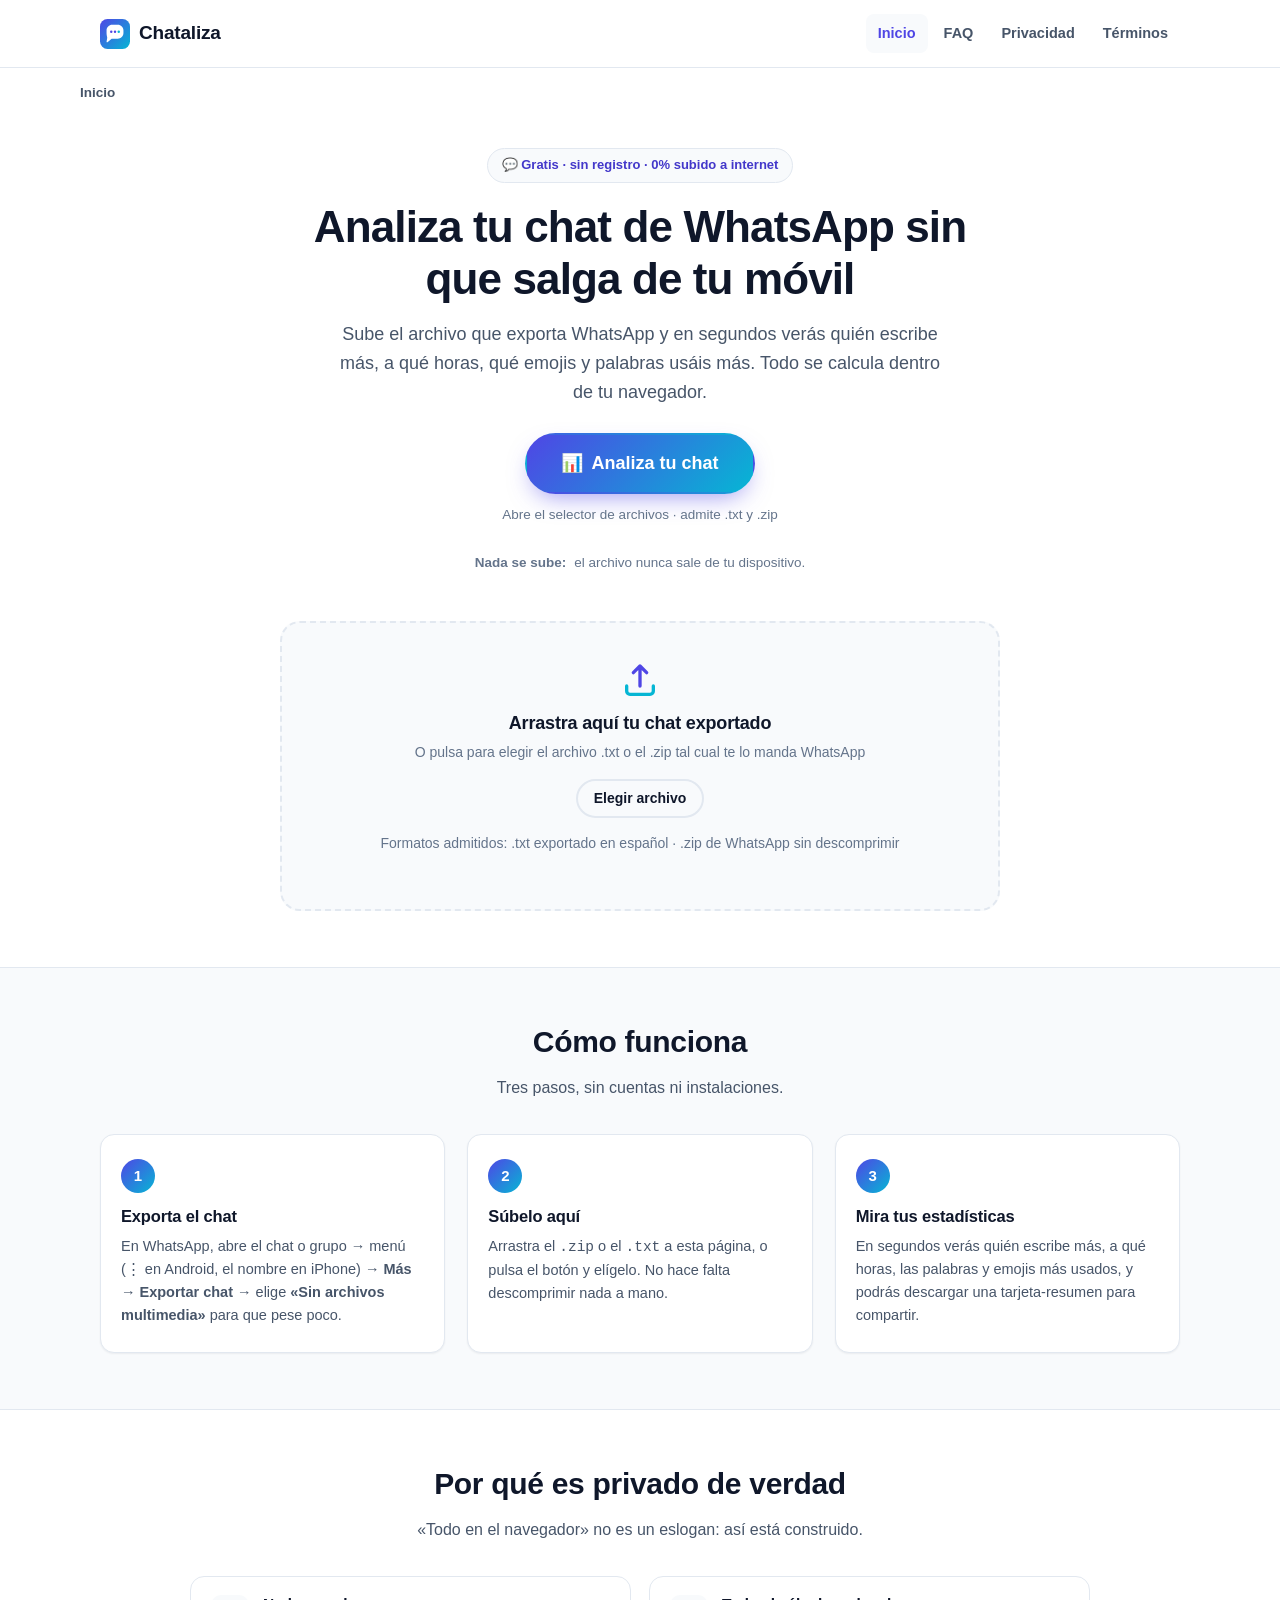
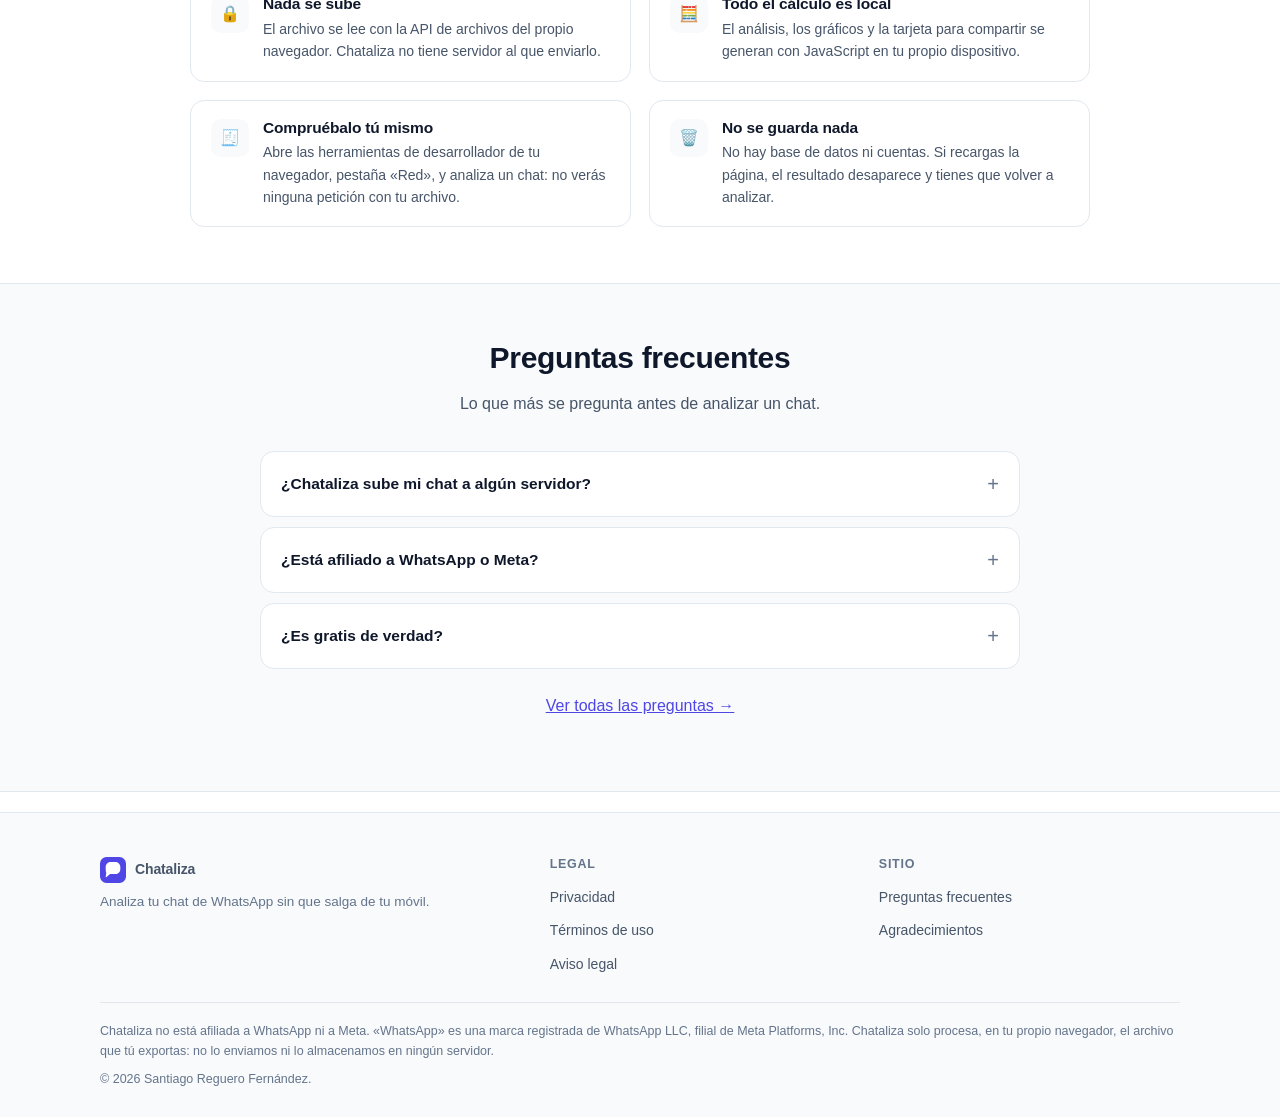
<file: public/index.html>
<!doctype html>
<html lang="es">
<head>
<meta charset="utf-8">
<meta name="viewport" content="width=device-width, initial-scale=1">

<title>Chataliza — Analizador de chats de WhatsApp online y gratis</title>
<meta name="description" content="Analiza tu chat de WhatsApp sin que salga de tu móvil: quién escribe más, horas activas, emojis y palabras. 100% en tu navegador, gratis y sin subir nada.">
<meta name="keywords" content="analizar chat whatsapp, estadísticas whatsapp, quién escribe más whatsapp, analizador de conversaciones, chat whatsapp en cifras">
<link rel="canonical" href="https://chataliza.pages.dev/">
<meta name="author" content="Santiago Reguero Fernández">
<meta name="robots" content="index, follow, max-image-preview:large">
<meta name="theme-color" content="#4F46E5">
<meta name="google-site-verification" content="NzxnmCCrDUKB6UEp4SxkVZCSngtEZ4IZ_gcJddjlzJM">

<meta property="og:type" content="website">
<meta property="og:locale" content="es_ES">
<meta property="og:site_name" content="Chataliza">
<meta property="og:title" content="Chataliza — Analizador de chats de WhatsApp online y gratis">
<meta property="og:description" content="Analiza tu chat de WhatsApp sin que salga de tu móvil: quién escribe más, horas activas, emojis y palabras. 100% en tu navegador, gratis y sin subir nada.">
<meta property="og:url" content="https://chataliza.pages.dev/">
<meta property="og:image" content="https://chataliza.pages.dev/og.png">
<meta property="og:image:width" content="1200">
<meta property="og:image:height" content="630">
<meta property="og:image:alt" content="Chataliza — analiza tu chat de WhatsApp sin que salga de tu móvil">
<meta property="og:image:type" content="image/png">
<meta name="twitter:card" content="summary_large_image">
<meta name="twitter:title" content="Chataliza — Analizador de chats de WhatsApp online y gratis">
<meta name="twitter:description" content="Analiza tu chat de WhatsApp sin que salga de tu móvil: quién escribe más, horas activas, emojis y palabras. 100% en tu navegador, gratis.">
<meta name="twitter:image" content="https://chataliza.pages.dev/og.png">

<link rel="icon" type="image/svg+xml" href="favicon.svg">
<link rel="stylesheet" href="styles.css">

<script type="application/ld+json">
{
  "@context": "https://schema.org",
  "@type": "WebApplication",
  "@id": "https://chataliza.pages.dev/#app",
  "name": "Chataliza",
  "alternateName": "Chataliza — Analizador de chats de WhatsApp",
  "description": "Analizador de chats de WhatsApp que funciona 100% en el navegador: calcula quién escribe más, horas y días activos, emojis y palabras más usadas, rachas y tiempos de respuesta, sin subir el archivo a ningún servidor.",
  "url": "https://chataliza.pages.dev/",
  "applicationCategory": "UtilitiesApplication",
  "operatingSystem": "Cualquiera (se ejecuta en el navegador)",
  "browserRequirements": "Requiere JavaScript",
  "isAccessibleForFree": true,
  "offers": {
    "@type": "Offer",
    "price": "0",
    "priceCurrency": "EUR"
  },
  "author": {
    "@type": "Person",
    "@id": "https://santiago-off.github.io/#santiago",
    "name": "Santiago Reguero Fernández",
    "url": "https://santiago-off.github.io/",
    "sameAs": [
      "https://www.linkedin.com/in/santiago-reguero-fernandez",
      "https://github.com/Santiago-off",
      "https://www.instagram.com/santiagorfer",
      "https://www.tiktok.com/@santiagorfoff",
      "https://www.youtube.com/channel/UCduNhqsbJAnlUxpwcamI_6w"
    ]
  },
  "inLanguage": "es"
}
</script>
<script type="application/ld+json">
{
  "@context": "https://schema.org",
  "@type": "WebSite",
  "@id": "https://chataliza.pages.dev/#website",
  "name": "Chataliza",
  "url": "https://chataliza.pages.dev/",
  "description": "Analiza tu chat de WhatsApp sin que salga de tu móvil. Gratis y 100% en el navegador.",
  "inLanguage": "es",
  "publisher": { "@type": "Person", "name": "Santiago Reguero Fernández" }
}
</script>
<script type="application/ld+json">
{
  "@context": "https://schema.org",
  "@type": "BreadcrumbList",
  "itemListElement": [
    { "@type": "ListItem", "position": 1, "name": "Inicio", "item": "https://chataliza.pages.dev/" }
  ]
}
</script>
</head>
<body>
<a class="skip-link" href="#contenido">Saltar al contenido</a>
<noscript><div class="noscript-banner">Chataliza necesita JavaScript para funcionar: todo el análisis ocurre en tu navegador, por eso no funciona sin él. No se envía nada a ningún servidor.</div></noscript>

<header class="site-header">
  <div class="wrap site-header__inner">
    <a class="logo" href="index.html" aria-label="Chataliza — inicio">
      <svg class="logo__icon" width="30" height="30" viewBox="0 0 64 64" aria-hidden="true" focusable="false">
        <defs><linearGradient id="hg" x1="0" y1="0" x2="1" y2="1">
          <stop offset="0" stop-color="#4F46E5"/><stop offset="1" stop-color="#06B6D4"/>
        </linearGradient></defs>
        <rect width="64" height="64" rx="16" fill="url(#hg)"/>
        <path d="M14 24c0-6.6 5.4-12 12-12h12c6.6 0 12 5.4 12 12v6c0 6.6-5.4 12-12 12H24.8L16 49.5c-.9.7-2.2 0-2-1.1l1.4-8.2C15.1 37.7 14 34.3 14 30.6V24z" fill="#fff"/>
        <circle cx="24" cy="27" r="2.6" fill="#4F46E5"/><circle cx="32" cy="27" r="2.6" fill="#4F46E5"/><circle cx="40" cy="27" r="2.6" fill="#06B6D4"/>
      </svg>
      <span class="logo__text">Chataliza</span>
    </a>
    <nav class="site-nav" aria-label="Principal">
      <a href="index.html" aria-current="page">Inicio</a>
      <a href="faq.html">FAQ</a>
      <a href="privacidad.html">Privacidad</a>
      <a href="terminos.html">Términos</a>
    </nav>
  </div>
</header>

<nav class="breadcrumbs wrap" aria-label="Miga de pan">
  <ol>
    <li aria-current="page">Inicio</li>
  </ol>
</nav>

<main id="contenido">

  <!-- ===== Héroe: CTA visible antes de hacer scroll ===== -->
  <section class="hero">
    <div class="wrap wrap--narrow">
      <p class="hero__eyebrow">💬 Gratis · sin registro · 0% subido a internet</p>
      <h1>Analiza tu chat de WhatsApp sin que salga de tu móvil</h1>
      <p class="hero__sub">Sube el archivo que exporta WhatsApp y en segundos verás quién escribe más, a qué horas, qué emojis y palabras usáis más. Todo se calcula dentro de tu navegador.</p>
      <div class="hero__cta">
        <button id="btn-analizar-hero" class="btn btn--primary btn--lg" type="button">
          <span aria-hidden="true">📊</span> Analiza tu chat
        </button>
        <span class="hero__hint">Abre el selector de archivos · admite .txt y .zip</span>
      </div>
      <p class="hero__privacy"><strong>Nada se sube:</strong> el archivo nunca sale de tu dispositivo.</p>
    </div>
  </section>

  <!-- ===== Zona de la app: subir / arrastrar el archivo ===== -->
  <section class="app-zone">
    <div class="wrap wrap--narrow">
      <div class="dropzone" id="dropzone" tabindex="0" role="button" aria-describedby="dropzone-desc">
        <svg class="dropzone__icon" width="40" height="40" viewBox="0 0 24 24" fill="none" aria-hidden="true">
          <path d="M12 15V3m0 0 4 4m-4-4-4 4" stroke="#4F46E5" stroke-width="2" stroke-linecap="round" stroke-linejoin="round"/>
          <path d="M4 15v3a2 2 0 0 0 2 2h12a2 2 0 0 0 2-2v-3" stroke="#06B6D4" stroke-width="2" stroke-linecap="round" stroke-linejoin="round"/>
        </svg>
        <h2>Arrastra aquí tu chat exportado</h2>
        <p id="dropzone-desc">O pulsa para elegir el archivo .txt o el .zip tal cual te lo manda WhatsApp</p>
        <span class="btn btn--outline btn--sm" aria-hidden="true">Elegir archivo</span>
        <input type="file" id="file-input" accept=".txt,.zip,text/plain,application/zip" aria-label="Elegir archivo de chat de WhatsApp">
        <p class="dropzone__formats">Formatos admitidos: .txt exportado en español · .zip de WhatsApp sin descomprimir</p>
      </div>

      <div class="status-box status-box--progress" id="status-progress" role="status" aria-live="polite">
        <div style="flex:1">
          <span id="status-progress-text">Analizando…</span>
          <div class="progress-track"><div class="progress-fill" id="progress-fill"></div></div>
        </div>
      </div>

      <div class="status-box status-box--error" id="status-error" role="alert">
        <span aria-hidden="true">⚠️</span>
        <span id="status-error-text"></span>
      </div>
    </div>
  </section>

  <!-- ===== Resultados (ocultos hasta que hay un análisis) ===== -->
  <section id="resultados" aria-live="polite">
    <div class="wrap">
      <div class="result-toolbar">
        <h2>Tus estadísticas</h2>
        <div class="actions">
          <button id="btn-descargar-tarjeta" class="btn btn--outline btn--sm" type="button">Descargar tarjeta</button>
          <button id="btn-reiniciar" class="btn btn--outline btn--sm" type="button">Analizar otro chat</button>
        </div>
      </div>

      <p class="callout" id="resumen-rango"></p>

      <div class="stat-grid" id="stat-grid"></div>

      <div class="panel">
        <h3>Quién escribe más</h3>
        <p class="panel-note">Mensajes totales y porcentaje por persona.</p>
        <div class="bar-list" id="bar-personas"></div>
      </div>

      <div class="panel panel-grid">
        <div>
          <h3>Mensajes por hora del día</h3>
          <p class="panel-note">Hora local de cada mensaje (0–23h).</p>
          <div class="chart-hours" id="chart-horas"></div>
          <div class="chart-hours__labels" id="chart-horas-labels"></div>
        </div>
        <div>
          <h3>Mensajes por día de la semana</h3>
          <p class="panel-note">De lunes a domingo.</p>
          <div class="chart-week" id="chart-semana"></div>
        </div>
      </div>

      <div class="panel panel-grid">
        <div>
          <h3>Top 10 emojis</h3>
          <p class="panel-note" id="nota-emojis">Los emojis más usados en el chat.</p>
          <div class="bar-list" id="bar-emojis"></div>
        </div>
        <div>
          <h3>Top 20 palabras</h3>
          <p class="panel-note">Sin contar artículos, preposiciones y otras palabras muy comunes.</p>
          <div class="bar-list" id="bar-palabras"></div>
        </div>
      </div>

      <div class="panel">
        <h3>Detalle por persona</h3>
        <p class="panel-note">Mensajes, palabras, medias y quién suele abrir la conversación cada día.</p>
        <div style="overflow-x:auto">
          <table class="people-table" id="tabla-personas">
            <thead>
              <tr>
                <th>Persona</th><th class="num">Mensajes</th><th class="num">%</th>
                <th class="num">Palabras</th><th class="num">Media pal./msj</th>
                <th class="num">1º del día</th><th class="num">Respuesta típica</th>
              </tr>
            </thead>
            <tbody></tbody>
          </table>
        </div>
      </div>

      <div class="panel">
        <h3>Tarjeta para compartir</h3>
        <p class="panel-note">Se genera en tu navegador con &lt;canvas&gt;: descárgala y compártela donde quieras.</p>
        <div class="share-card-preview"><canvas id="tarjeta-canvas" width="1080" height="1080"></canvas></div>
        <div class="text-center"><button id="btn-descargar-tarjeta-2" class="btn btn--primary btn--sm" type="button">Descargar PNG</button></div>
      </div>
    </div>
  </section>

  <!-- ===== Cómo funciona ===== -->
  <section class="section--alt">
    <div class="wrap">
      <div class="section-head">
        <h2>Cómo funciona</h2>
        <p>Tres pasos, sin cuentas ni instalaciones.</p>
      </div>
      <div class="steps">
        <div class="step">
          <span class="step__num">1</span>
          <h3>Exporta el chat</h3>
          <p>En WhatsApp, abre el chat o grupo → menú (⋮ en Android, el nombre en iPhone) → <strong>Más</strong> → <strong>Exportar chat</strong> → elige <strong>«Sin archivos multimedia»</strong> para que pese poco.</p>
        </div>
        <div class="step">
          <span class="step__num">2</span>
          <h3>Súbelo aquí</h3>
          <p>Arrastra el <code>.zip</code> o el <code>.txt</code> a esta página, o pulsa el botón y elígelo. No hace falta descomprimir nada a mano.</p>
        </div>
        <div class="step">
          <span class="step__num">3</span>
          <h3>Mira tus estadísticas</h3>
          <p>En segundos verás quién escribe más, a qué horas, las palabras y emojis más usados, y podrás descargar una tarjeta-resumen para compartir.</p>
        </div>
      </div>
    </div>
  </section>

  <!-- ===== Por qué es privado ===== -->
  <section>
    <div class="wrap">
      <div class="section-head">
        <h2>Por qué es privado de verdad</h2>
        <p>«Todo en el navegador» no es un eslogan: así está construido.</p>
      </div>
      <div class="privacy-grid">
        <div class="privacy-item">
          <div class="privacy-item__icon" aria-hidden="true">🔒</div>
          <div>
            <h3>Nada se sube</h3>
            <p>El archivo se lee con la API de archivos del propio navegador. Chataliza no tiene servidor al que enviarlo.</p>
          </div>
        </div>
        <div class="privacy-item">
          <div class="privacy-item__icon" aria-hidden="true">🧮</div>
          <div>
            <h3>Todo el cálculo es local</h3>
            <p>El análisis, los gráficos y la tarjeta para compartir se generan con JavaScript en tu propio dispositivo.</p>
          </div>
        </div>
        <div class="privacy-item">
          <div class="privacy-item__icon" aria-hidden="true">🧾</div>
          <div>
            <h3>Compruébalo tú mismo</h3>
            <p>Abre las herramientas de desarrollador de tu navegador, pestaña «Red», y analiza un chat: no verás ninguna petición con tu archivo.</p>
          </div>
        </div>
        <div class="privacy-item">
          <div class="privacy-item__icon" aria-hidden="true">🗑️</div>
          <div>
            <h3>No se guarda nada</h3>
            <p>No hay base de datos ni cuentas. Si recargas la página, el resultado desaparece y tienes que volver a analizar.</p>
          </div>
        </div>
      </div>
    </div>
  </section>

  <!-- ===== FAQ resumida ===== -->
  <section class="section--alt">
    <div class="wrap">
      <div class="section-head">
        <h2>Preguntas frecuentes</h2>
        <p>Lo que más se pregunta antes de analizar un chat.</p>
      </div>
      <div class="faq-list">
        <details class="faq-item">
          <summary>¿Chataliza sube mi chat a algún servidor?</summary>
          <div class="faq-answer"><p>No, nunca. Todo el análisis ocurre en tu navegador con JavaScript; el archivo no viaja por internet en ningún momento.</p></div>
        </details>
        <details class="faq-item">
          <summary>¿Está afiliado a WhatsApp o Meta?</summary>
          <div class="faq-answer"><p>No. Chataliza es un proyecto independiente, no afiliado a WhatsApp ni a Meta. Solo procesa, en tu navegador, el archivo que tú exportas.</p></div>
        </details>
        <details class="faq-item">
          <summary>¿Es gratis de verdad?</summary>
          <div class="faq-answer"><p>Sí, 100% gratis y sin límite de uso. Es una página estática, sin costes de servidor que repercutir.</p></div>
        </details>
      </div>
      <p class="faq-more"><a href="faq.html">Ver todas las preguntas →</a></p>
    </div>
  </section>

</main>

<footer class="site-footer">
  <div class="wrap">
    <div class="site-footer__grid">
      <div>
        <a class="logo" href="index.html">
          <svg width="26" height="26" viewBox="0 0 64 64" aria-hidden="true" focusable="false">
            <rect width="64" height="64" rx="16" fill="#4F46E5"/>
            <path d="M14 24c0-6.6 5.4-12 12-12h12c6.6 0 12 5.4 12 12v6c0 6.6-5.4 12-12 12H24.8L16 49.5c-.9.7-2.2 0-2-1.1l1.4-8.2C15.1 37.7 14 34.3 14 30.6V24z" fill="#fff"/>
          </svg>
          Chataliza
        </a>
        <p class="tagline">Analiza tu chat de WhatsApp sin que salga de tu móvil.</p>
      </div>
      <nav aria-label="Legal">
        <h2>Legal</h2>
        <ul>
          <li><a href="privacidad.html">Privacidad</a></li>
          <li><a href="terminos.html">Términos de uso</a></li>
          <li><a href="aviso-legal.html">Aviso legal</a></li>
        </ul>
      </nav>
      <nav aria-label="Sitio">
        <h2>Sitio</h2>
        <ul>
          <li><a href="faq.html">Preguntas frecuentes</a></li>
          <li><a href="gracias.html">Agradecimientos</a></li>
        </ul>
      </nav>
    </div>
    <p class="disclaimer">Chataliza no está afiliada a WhatsApp ni a Meta. «WhatsApp» es una marca registrada de WhatsApp LLC, filial de Meta Platforms, Inc. Chataliza solo procesa, en tu propio navegador, el archivo que tú exportas: no lo enviamos ni lo almacenamos en ningún servidor.</p>
    <p class="copyright">© 2026 Santiago Reguero Fernández.</p>
  </div>
</footer>

<script src="app.js"></script>
</body>
</html>
</file>
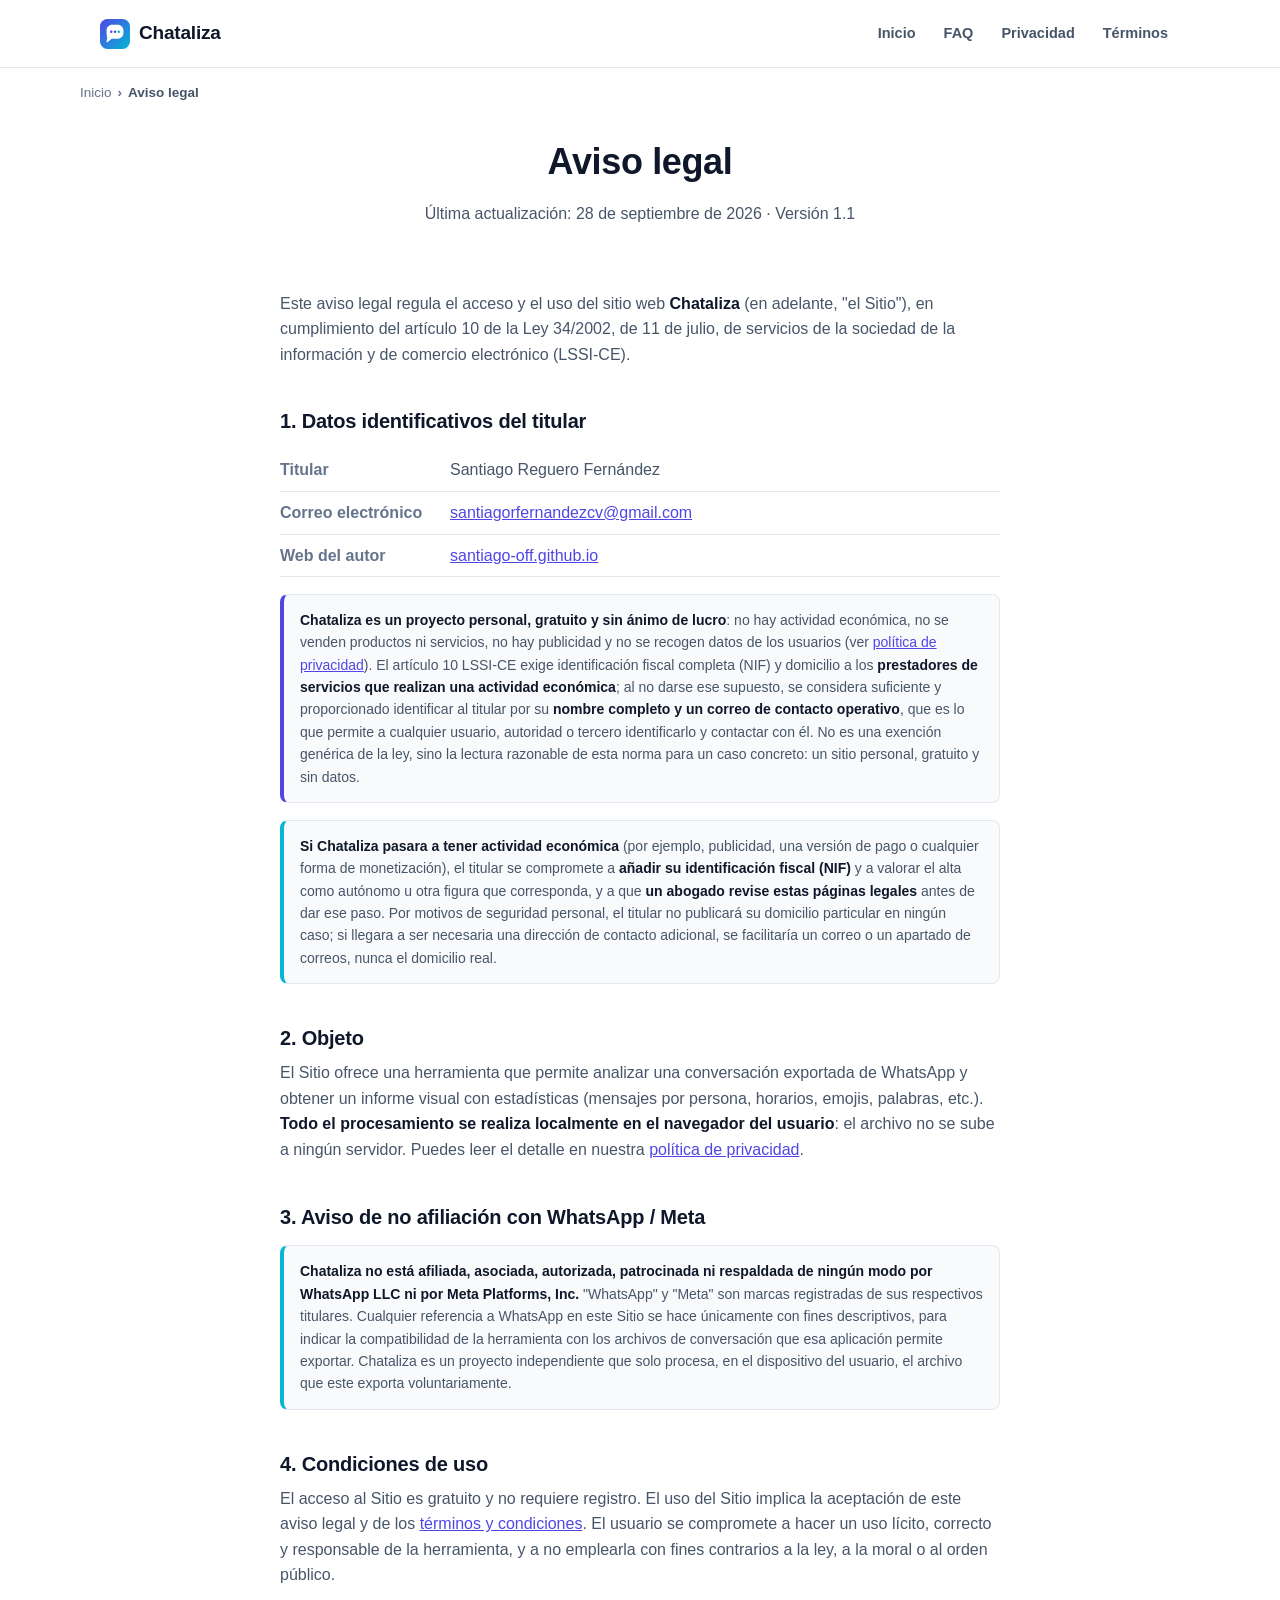
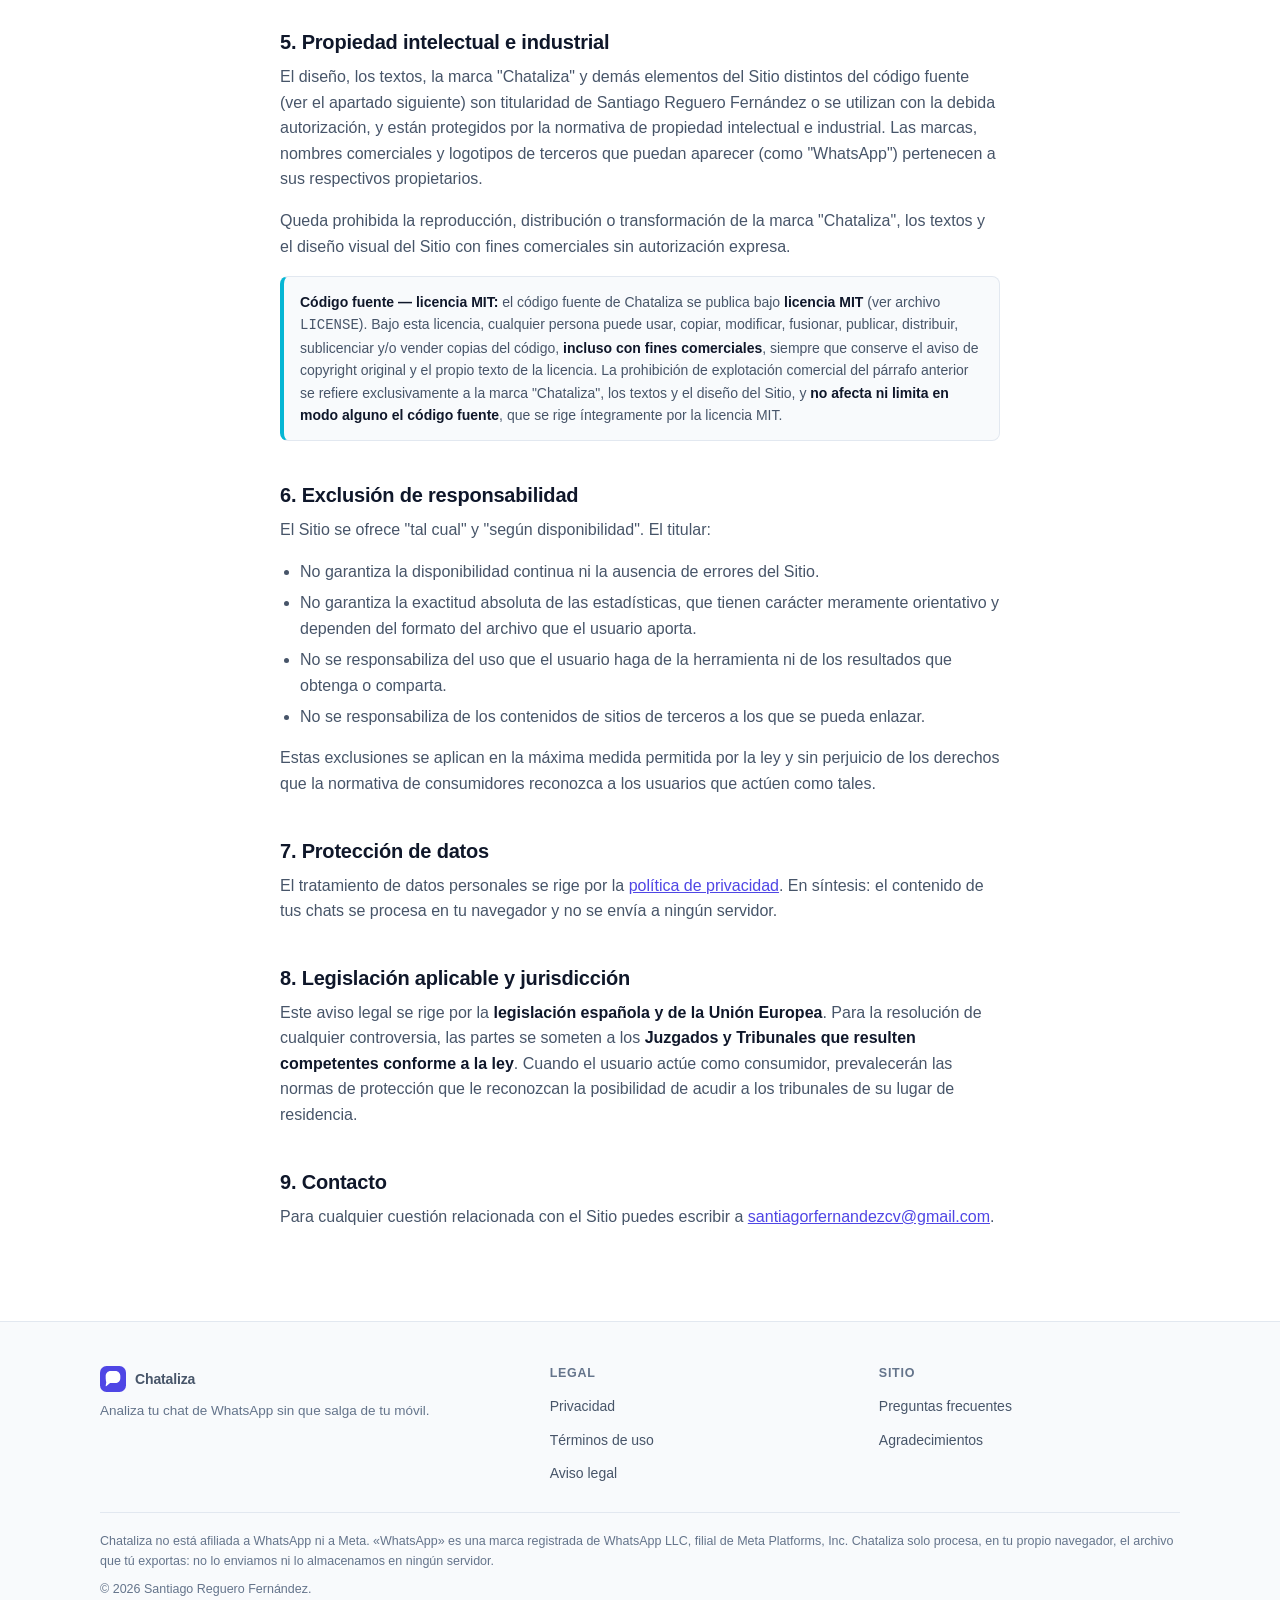
<file: public/aviso-legal.html>
<!doctype html>
<html lang="es">
<head>
<meta charset="utf-8">
<meta name="viewport" content="width=device-width, initial-scale=1">

<title>Aviso legal — Chataliza</title>
<meta name="description" content="Aviso legal de Chataliza: titular, condiciones de uso y aviso de que no está afiliada a WhatsApp ni a Meta. Tus chats se procesan solo en tu navegador.">
<meta name="keywords" content="aviso legal chataliza, analizar chat whatsapp, analizador de conversaciones, no afiliado a whatsapp meta">
<link rel="canonical" href="https://chataliza.pages.dev/aviso-legal.html">
<meta name="author" content="Santiago Reguero Fernández">
<meta name="robots" content="index, follow, max-image-preview:large">
<meta name="theme-color" content="#4F46E5">

<meta property="og:type" content="website">
<meta property="og:locale" content="es_ES">
<meta property="og:site_name" content="Chataliza">
<meta property="og:title" content="Aviso legal — Chataliza">
<meta property="og:description" content="Titular del sitio, condiciones y aviso de no afiliación con WhatsApp/Meta. El análisis ocurre solo en tu navegador.">
<meta property="og:url" content="https://chataliza.pages.dev/aviso-legal.html">
<meta property="og:image" content="https://chataliza.pages.dev/og.png">
<meta property="og:image:width" content="1200">
<meta property="og:image:height" content="630">
<meta property="og:image:alt" content="Chataliza — analiza tu chat de WhatsApp sin que salga de tu móvil">
<meta property="og:image:type" content="image/png">
<meta name="twitter:card" content="summary_large_image">
<meta name="twitter:title" content="Aviso legal — Chataliza">
<meta name="twitter:description" content="Titular del sitio, condiciones y aviso de no afiliación con WhatsApp/Meta. El análisis ocurre solo en tu navegador.">
<meta name="twitter:image" content="https://chataliza.pages.dev/og.png">

<link rel="icon" type="image/svg+xml" href="favicon.svg">
<link rel="stylesheet" href="styles.css">

<script type="application/ld+json">
{
  "@context": "https://schema.org",
  "@type": "BreadcrumbList",
  "itemListElement": [
    { "@type": "ListItem", "position": 1, "name": "Inicio", "item": "https://chataliza.pages.dev/" },
    { "@type": "ListItem", "position": 2, "name": "Aviso legal", "item": "https://chataliza.pages.dev/aviso-legal.html" }
  ]
}
</script>
</head>
<body>
<a class="skip-link" href="#contenido">Saltar al contenido</a>

<header class="site-header">
  <div class="wrap site-header__inner">
    <a class="logo" href="index.html" aria-label="Chataliza — inicio">
      <svg class="logo__icon" width="30" height="30" viewBox="0 0 64 64" aria-hidden="true" focusable="false">
        <defs><linearGradient id="hg" x1="0" y1="0" x2="1" y2="1">
          <stop offset="0" stop-color="#4F46E5"/><stop offset="1" stop-color="#06B6D4"/>
        </linearGradient></defs>
        <rect width="64" height="64" rx="16" fill="url(#hg)"/>
        <path d="M14 24c0-6.6 5.4-12 12-12h12c6.6 0 12 5.4 12 12v6c0 6.6-5.4 12-12 12H24.8L16 49.5c-.9.7-2.2 0-2-1.1l1.4-8.2C15.1 37.7 14 34.3 14 30.6V24z" fill="#fff"/>
        <circle cx="24" cy="27" r="2.6" fill="#4F46E5"/><circle cx="32" cy="27" r="2.6" fill="#4F46E5"/><circle cx="40" cy="27" r="2.6" fill="#06B6D4"/>
      </svg>
      <span class="logo__text">Chataliza</span>
    </a>
    <nav class="site-nav" aria-label="Principal">
      <a href="index.html">Inicio</a>
      <a href="faq.html">FAQ</a>
      <a href="privacidad.html">Privacidad</a>
      <a href="terminos.html">Términos</a>
    </nav>
  </div>
</header>

<nav class="breadcrumbs wrap" aria-label="Miga de pan">
  <ol>
    <li><a href="index.html">Inicio</a></li>
    <li aria-current="page">Aviso legal</li>
  </ol>
</nav>

<main id="contenido">
  <div class="page-header">
    <h1>Aviso legal</h1>
    <p>Última actualización: 28 de septiembre de 2026 · Versión 1.1</p>
  </div>

  <section>
    <div class="wrap wrap--narrow legal">

    <p>Este aviso legal regula el acceso y el uso del sitio web <strong>Chataliza</strong> (en adelante, "el Sitio"), en cumplimiento del artículo 10 de la Ley 34/2002, de 11 de julio, de servicios de la sociedad de la información y de comercio electrónico (LSSI-CE).</p>

    <h2>1. Datos identificativos del titular</h2>
    <dl class="identidad">
      <div><dt>Titular</dt><dd>Santiago Reguero Fernández</dd></div>
      <div><dt>Correo electrónico</dt><dd><a href="mailto:santiagorfernandezcv@gmail.com">santiagorfernandezcv@gmail.com</a></dd></div>
      <div><dt>Web del autor</dt><dd><a href="https://santiago-off.github.io" rel="noopener noreferrer" target="_blank">santiago-off.github.io</a></dd></div>
    </dl>

    <div class="callout">
      <p><strong>Chataliza es un proyecto personal, gratuito y sin ánimo de lucro</strong>: no hay actividad económica, no se venden productos ni servicios, no hay publicidad y no se recogen datos de los usuarios (ver <a href="privacidad.html">política de privacidad</a>). El artículo 10 LSSI-CE exige identificación fiscal completa (NIF) y domicilio a los <strong>prestadores de servicios que realizan una actividad económica</strong>; al no darse ese supuesto, se considera suficiente y proporcionado identificar al titular por su <strong>nombre completo y un correo de contacto operativo</strong>, que es lo que permite a cualquier usuario, autoridad o tercero identificarlo y contactar con él. No es una exención genérica de la ley, sino la lectura razonable de esta norma para un caso concreto: un sitio personal, gratuito y sin datos.</p>
    </div>
    <div class="callout accent">
      <p><strong>Si Chataliza pasara a tener actividad económica</strong> (por ejemplo, publicidad, una versión de pago o cualquier forma de monetización), el titular se compromete a <strong>añadir su identificación fiscal (NIF)</strong> y a valorar el alta como autónomo u otra figura que corresponda, y a que <strong>un abogado revise estas páginas legales</strong> antes de dar ese paso. Por motivos de seguridad personal, el titular no publicará su domicilio particular en ningún caso; si llegara a ser necesaria una dirección de contacto adicional, se facilitaría un correo o un apartado de correos, nunca el domicilio real.</p>
    </div>

    <h2>2. Objeto</h2>
    <p>El Sitio ofrece una herramienta que permite analizar una conversación exportada de WhatsApp y obtener un informe visual con estadísticas (mensajes por persona, horarios, emojis, palabras, etc.). <strong>Todo el procesamiento se realiza localmente en el navegador del usuario</strong>: el archivo no se sube a ningún servidor. Puedes leer el detalle en nuestra <a href="privacidad.html">política de privacidad</a>.</p>

    <h2>3. Aviso de no afiliación con WhatsApp / Meta</h2>
    <div class="callout accent">
      <p><strong>Chataliza no está afiliada, asociada, autorizada, patrocinada ni respaldada de ningún modo por WhatsApp LLC ni por Meta Platforms, Inc.</strong> "WhatsApp" y "Meta" son marcas registradas de sus respectivos titulares. Cualquier referencia a WhatsApp en este Sitio se hace únicamente con fines descriptivos, para indicar la compatibilidad de la herramienta con los archivos de conversación que esa aplicación permite exportar. Chataliza es un proyecto independiente que solo procesa, en el dispositivo del usuario, el archivo que este exporta voluntariamente.</p>
    </div>

    <h2>4. Condiciones de uso</h2>
    <p>El acceso al Sitio es gratuito y no requiere registro. El uso del Sitio implica la aceptación de este aviso legal y de los <a href="terminos.html">términos y condiciones</a>. El usuario se compromete a hacer un uso lícito, correcto y responsable de la herramienta, y a no emplearla con fines contrarios a la ley, a la moral o al orden público.</p>

    <h2>5. Propiedad intelectual e industrial</h2>
    <p>El diseño, los textos, la marca "Chataliza" y demás elementos del Sitio distintos del código fuente (ver el apartado siguiente) son titularidad de Santiago Reguero Fernández o se utilizan con la debida autorización, y están protegidos por la normativa de propiedad intelectual e industrial. Las marcas, nombres comerciales y logotipos de terceros que puedan aparecer (como "WhatsApp") pertenecen a sus respectivos propietarios.</p>
    <p>Queda prohibida la reproducción, distribución o transformación de la marca "Chataliza", los textos y el diseño visual del Sitio con fines comerciales sin autorización expresa.</p>
    <div class="callout accent">
      <p><strong>Código fuente — licencia MIT:</strong> el código fuente de Chataliza se publica bajo <strong>licencia MIT</strong> (ver archivo <code>LICENSE</code>). Bajo esta licencia, cualquier persona puede usar, copiar, modificar, fusionar, publicar, distribuir, sublicenciar y/o vender copias del código, <strong>incluso con fines comerciales</strong>, siempre que conserve el aviso de copyright original y el propio texto de la licencia. La prohibición de explotación comercial del párrafo anterior se refiere exclusivamente a la marca "Chataliza", los textos y el diseño del Sitio, y <strong>no afecta ni limita en modo alguno el código fuente</strong>, que se rige íntegramente por la licencia MIT.</p>
    </div>

    <h2>6. Exclusión de responsabilidad</h2>
    <p>El Sitio se ofrece "tal cual" y "según disponibilidad". El titular:</p>
    <ul>
      <li>No garantiza la disponibilidad continua ni la ausencia de errores del Sitio.</li>
      <li>No garantiza la exactitud absoluta de las estadísticas, que tienen carácter meramente orientativo y dependen del formato del archivo que el usuario aporta.</li>
      <li>No se responsabiliza del uso que el usuario haga de la herramienta ni de los resultados que obtenga o comparta.</li>
      <li>No se responsabiliza de los contenidos de sitios de terceros a los que se pueda enlazar.</li>
    </ul>
    <p>Estas exclusiones se aplican en la máxima medida permitida por la ley y sin perjuicio de los derechos que la normativa de consumidores reconozca a los usuarios que actúen como tales.</p>

    <h2>7. Protección de datos</h2>
    <p>El tratamiento de datos personales se rige por la <a href="privacidad.html">política de privacidad</a>. En síntesis: el contenido de tus chats se procesa en tu navegador y no se envía a ningún servidor.</p>

    <h2>8. Legislación aplicable y jurisdicción</h2>
    <p>Este aviso legal se rige por la <strong>legislación española y de la Unión Europea</strong>. Para la resolución de cualquier controversia, las partes se someten a los <strong>Juzgados y Tribunales que resulten competentes conforme a la ley</strong>. Cuando el usuario actúe como consumidor, prevalecerán las normas de protección que le reconozcan la posibilidad de acudir a los tribunales de su lugar de residencia.</p>

    <h2>9. Contacto</h2>
    <p>Para cualquier cuestión relacionada con el Sitio puedes escribir a <a href="mailto:santiagorfernandezcv@gmail.com">santiagorfernandezcv@gmail.com</a>.</p>

    </div>
  </section>
</main>

<footer class="site-footer">
  <div class="wrap">
    <div class="site-footer__grid">
      <div>
        <a class="logo" href="index.html">
          <svg width="26" height="26" viewBox="0 0 64 64" aria-hidden="true" focusable="false">
            <rect width="64" height="64" rx="16" fill="#4F46E5"/>
            <path d="M14 24c0-6.6 5.4-12 12-12h12c6.6 0 12 5.4 12 12v6c0 6.6-5.4 12-12 12H24.8L16 49.5c-.9.7-2.2 0-2-1.1l1.4-8.2C15.1 37.7 14 34.3 14 30.6V24z" fill="#fff"/>
          </svg>
          Chataliza
        </a>
        <p class="tagline">Analiza tu chat de WhatsApp sin que salga de tu móvil.</p>
      </div>
      <nav aria-label="Legal">
        <h2>Legal</h2>
        <ul>
          <li><a href="privacidad.html">Privacidad</a></li>
          <li><a href="terminos.html">Términos de uso</a></li>
          <li><a href="aviso-legal.html">Aviso legal</a></li>
        </ul>
      </nav>
      <nav aria-label="Sitio">
        <h2>Sitio</h2>
        <ul>
          <li><a href="faq.html">Preguntas frecuentes</a></li>
          <li><a href="gracias.html">Agradecimientos</a></li>
        </ul>
      </nav>
    </div>
    <p class="disclaimer">Chataliza no está afiliada a WhatsApp ni a Meta. «WhatsApp» es una marca registrada de WhatsApp LLC, filial de Meta Platforms, Inc. Chataliza solo procesa, en tu propio navegador, el archivo que tú exportas: no lo enviamos ni lo almacenamos en ningún servidor.</p>
    <p class="copyright">© 2026 Santiago Reguero Fernández.</p>
  </div>
</footer>
</body>
</html>
</file>
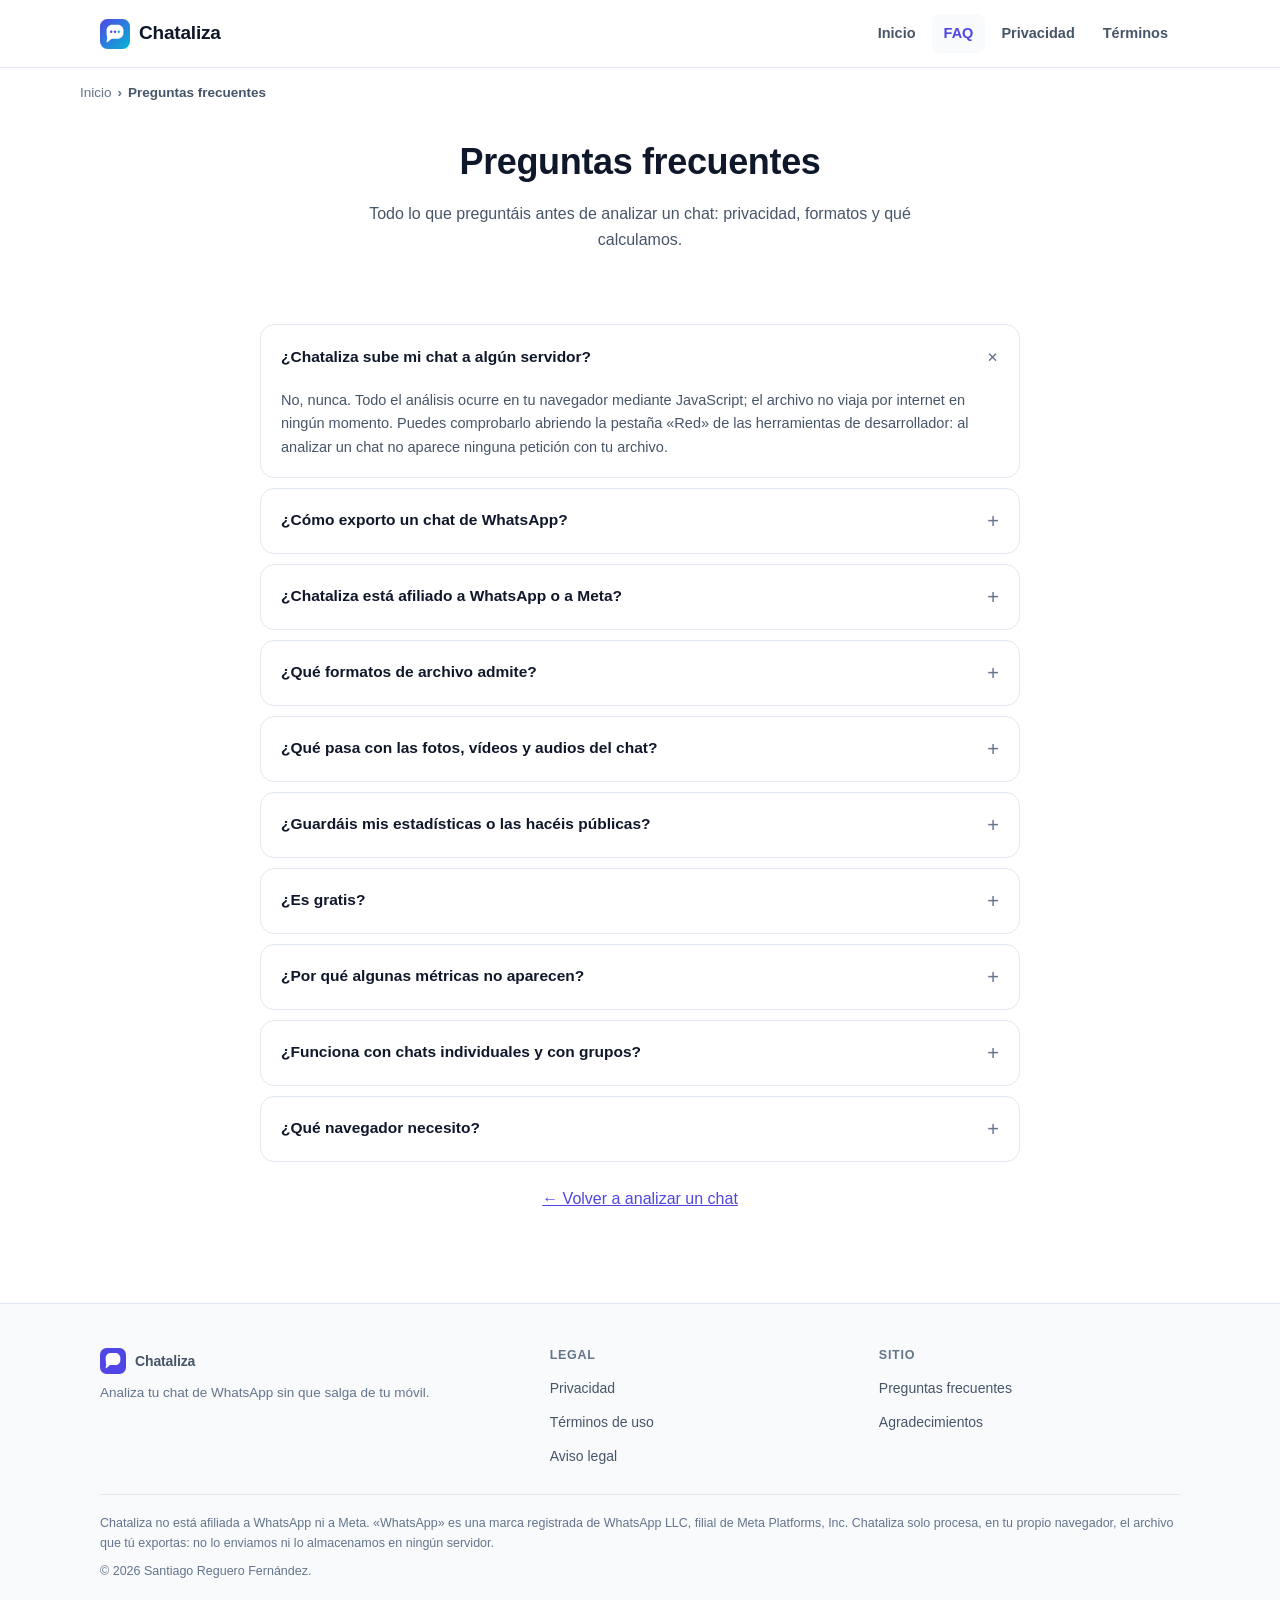
<file: public/faq.html>
<!doctype html>
<html lang="es">
<head>
<meta charset="utf-8">
<meta name="viewport" content="width=device-width, initial-scale=1">

<title>Preguntas frecuentes — Chataliza</title>
<meta name="description" content="Cómo exportar tu chat de WhatsApp, qué datos procesa Chataliza (ninguno se sube), qué formatos admite y qué estadísticas calcula gratis en tu navegador.">
<meta name="keywords" content="analizar chat whatsapp, estadísticas whatsapp, exportar chat whatsapp, analizador de conversaciones, chat whatsapp en cifras">
<link rel="canonical" href="https://chataliza.pages.dev/faq.html">
<meta name="author" content="Santiago Reguero Fernández">
<meta name="robots" content="index, follow, max-image-preview:large">
<meta name="theme-color" content="#4F46E5">

<meta property="og:type" content="website">
<meta property="og:locale" content="es_ES">
<meta property="og:site_name" content="Chataliza">
<meta property="og:title" content="Preguntas frecuentes — Chataliza">
<meta property="og:description" content="Cómo exportar tu chat de WhatsApp, qué datos procesa Chataliza (ninguno se sube) y qué estadísticas calcula, gratis y en tu navegador.">
<meta property="og:url" content="https://chataliza.pages.dev/faq.html">
<meta property="og:image" content="https://chataliza.pages.dev/og.png">
<meta property="og:image:width" content="1200">
<meta property="og:image:height" content="630">
<meta property="og:image:alt" content="Chataliza — analiza tu chat de WhatsApp sin que salga de tu móvil">
<meta property="og:image:type" content="image/png">
<meta name="twitter:card" content="summary_large_image">
<meta name="twitter:title" content="Preguntas frecuentes — Chataliza">
<meta name="twitter:description" content="Cómo exportar tu chat de WhatsApp, qué datos procesa Chataliza (ninguno se sube) y qué estadísticas calcula, gratis.">
<meta name="twitter:image" content="https://chataliza.pages.dev/og.png">

<link rel="icon" type="image/svg+xml" href="favicon.svg">
<link rel="stylesheet" href="styles.css">

<script type="application/ld+json">
{
  "@context": "https://schema.org",
  "@type": "FAQPage",
  "mainEntity": [
    {
      "@type": "Question",
      "name": "¿Chataliza sube mi chat a algún servidor?",
      "acceptedAnswer": { "@type": "Answer", "text": "No, nunca. Todo el análisis ocurre en tu navegador mediante JavaScript; el archivo no viaja por internet en ningún momento. Puedes comprobarlo abriendo la pestaña «Red» de las herramientas de desarrollador: al analizar un chat no aparece ninguna petición con tu archivo." }
    },
    {
      "@type": "Question",
      "name": "¿Cómo exporto un chat de WhatsApp?",
      "acceptedAnswer": { "@type": "Answer", "text": "En Android: abre el chat → menú de tres puntos → Más → Exportar chat → Sin archivos multimedia. En iPhone: abre el chat → toca el nombre del contacto o grupo → Exportar chat → Sin archivos multimedia. WhatsApp genera un .zip con el .txt de la conversación dentro; puedes subir ese .zip tal cual." }
    },
    {
      "@type": "Question",
      "name": "¿Chataliza está afiliado a WhatsApp o a Meta?",
      "acceptedAnswer": { "@type": "Answer", "text": "No. Chataliza es un proyecto independiente y no está afiliado, patrocinado ni respaldado por WhatsApp LLC ni por Meta Platforms, Inc. «WhatsApp» es una marca registrada de sus titulares. Chataliza solo procesa, en tu propio navegador, el archivo que tú exportas." }
    },
    {
      "@type": "Question",
      "name": "¿Qué formatos de archivo admite?",
      "acceptedAnswer": { "@type": "Answer", "text": "El .txt que exporta WhatsApp en español (con el formato entre corchetes o con guion) y el .zip tal cual lo comparte WhatsApp, sin necesidad de descomprimirlo primero." }
    },
    {
      "@type": "Question",
      "name": "¿Qué pasa con las fotos, vídeos y audios del chat?",
      "acceptedAnswer": { "@type": "Answer", "text": "Si exportas «sin archivos multimedia» (recomendado), el chat pesa mucho menos y se analiza más rápido. Si exportas con multimedia, Chataliza simplemente ignora esos archivos y solo lee el texto de los mensajes." }
    },
    {
      "@type": "Question",
      "name": "¿Guardáis mis estadísticas o las hacéis públicas?",
      "acceptedAnswer": { "@type": "Answer", "text": "No se guarda nada: no hay base de datos, ni cuentas, ni analítica de terceros que reciba el contenido del chat. Si recargas la página, el resultado desaparece y hay que volver a analizar el archivo." }
    },
    {
      "@type": "Question",
      "name": "¿Es gratis?",
      "acceptedAnswer": { "@type": "Answer", "text": "Sí, 100% gratis y sin límite de uso. Chataliza es una página estática sin servidor, así que no tiene costes que repercutir en el usuario." }
    },
    {
      "@type": "Question",
      "name": "¿Por qué algunas métricas no aparecen?",
      "acceptedAnswer": { "@type": "Answer", "text": "Chataliza solo muestra números que puede calcular de forma fiable a partir del texto exportado. El archivo .txt de WhatsApp no incluye datos como confirmaciones de lectura o ubicación, así que esas métricas no se inventan ni se muestran." }
    },
    {
      "@type": "Question",
      "name": "¿Funciona con chats individuales y con grupos?",
      "acceptedAnswer": { "@type": "Answer", "text": "Sí, con ambos. En grupos, las estadísticas se calculan por cada persona que ha escrito en la conversación." }
    },
    {
      "@type": "Question",
      "name": "¿Qué navegador necesito?",
      "acceptedAnswer": { "@type": "Answer", "text": "Cualquier navegador moderno y actualizado (Chrome, Edge, Firefox o Safari). Para abrir el .zip directamente hace falta que el navegador soporte descompresión nativa; si el tuyo no la soporta, exporta el chat sin multimedia y sube el .txt directamente, o descomprime tú mismo el .zip y sube el .txt de dentro." }
    }
  ]
}
</script>
<script type="application/ld+json">
{
  "@context": "https://schema.org",
  "@type": "BreadcrumbList",
  "itemListElement": [
    { "@type": "ListItem", "position": 1, "name": "Inicio", "item": "https://chataliza.pages.dev/" },
    { "@type": "ListItem", "position": 2, "name": "Preguntas frecuentes", "item": "https://chataliza.pages.dev/faq.html" }
  ]
}
</script>
</head>
<body>
<a class="skip-link" href="#contenido">Saltar al contenido</a>

<header class="site-header">
  <div class="wrap site-header__inner">
    <a class="logo" href="index.html" aria-label="Chataliza — inicio">
      <svg class="logo__icon" width="30" height="30" viewBox="0 0 64 64" aria-hidden="true" focusable="false">
        <defs><linearGradient id="hg" x1="0" y1="0" x2="1" y2="1">
          <stop offset="0" stop-color="#4F46E5"/><stop offset="1" stop-color="#06B6D4"/>
        </linearGradient></defs>
        <rect width="64" height="64" rx="16" fill="url(#hg)"/>
        <path d="M14 24c0-6.6 5.4-12 12-12h12c6.6 0 12 5.4 12 12v6c0 6.6-5.4 12-12 12H24.8L16 49.5c-.9.7-2.2 0-2-1.1l1.4-8.2C15.1 37.7 14 34.3 14 30.6V24z" fill="#fff"/>
        <circle cx="24" cy="27" r="2.6" fill="#4F46E5"/><circle cx="32" cy="27" r="2.6" fill="#4F46E5"/><circle cx="40" cy="27" r="2.6" fill="#06B6D4"/>
      </svg>
      <span class="logo__text">Chataliza</span>
    </a>
    <nav class="site-nav" aria-label="Principal">
      <a href="index.html">Inicio</a>
      <a href="faq.html" aria-current="page">FAQ</a>
      <a href="privacidad.html">Privacidad</a>
      <a href="terminos.html">Términos</a>
    </nav>
  </div>
</header>

<nav class="breadcrumbs wrap" aria-label="Miga de pan">
  <ol>
    <li><a href="index.html">Inicio</a></li>
    <li aria-current="page">Preguntas frecuentes</li>
  </ol>
</nav>

<main id="contenido">
  <div class="page-header">
    <h1>Preguntas frecuentes</h1>
    <p>Todo lo que preguntáis antes de analizar un chat: privacidad, formatos y qué calculamos.</p>
  </div>

  <section>
    <div class="wrap">
      <div class="faq-groups">
        <details class="faq-item" open>
          <summary>¿Chataliza sube mi chat a algún servidor?</summary>
          <div class="faq-answer"><p>No, nunca. Todo el análisis ocurre en tu navegador mediante JavaScript; el archivo no viaja por internet en ningún momento. Puedes comprobarlo abriendo la pestaña «Red» de las herramientas de desarrollador: al analizar un chat no aparece ninguna petición con tu archivo.</p></div>
        </details>

        <details class="faq-item">
          <summary>¿Cómo exporto un chat de WhatsApp?</summary>
          <div class="faq-answer">
            <p><strong>Android:</strong> abre el chat → menú de tres puntos (⋮) → Más → Exportar chat → Sin archivos multimedia.</p>
            <p><strong>iPhone:</strong> abre el chat → toca el nombre del contacto o grupo → Exportar chat → Sin archivos multimedia.</p>
            <p>WhatsApp genera un archivo <code>.zip</code> con el <code>.txt</code> de la conversación dentro. Puedes subir ese <code>.zip</code> tal cual, sin descomprimirlo.</p>
          </div>
        </details>

        <details class="faq-item">
          <summary>¿Chataliza está afiliado a WhatsApp o a Meta?</summary>
          <div class="faq-answer"><p>No. Chataliza es un proyecto independiente y no está afiliado, patrocinado ni respaldado por WhatsApp LLC ni por Meta Platforms, Inc. «WhatsApp» es una marca registrada de sus titulares. Chataliza solo procesa, en tu propio navegador, el archivo que tú exportas.</p></div>
        </details>

        <details class="faq-item">
          <summary>¿Qué formatos de archivo admite?</summary>
          <div class="faq-answer"><p>El <code>.txt</code> que exporta WhatsApp en español (con el formato entre corchetes <code>[dd/mm/aa, hh:mm:ss]</code> o con guion <code>dd/mm/aa, hh:mm -</code>) y el <code>.zip</code> tal cual lo comparte WhatsApp, sin necesidad de descomprimirlo primero.</p></div>
        </details>

        <details class="faq-item">
          <summary>¿Qué pasa con las fotos, vídeos y audios del chat?</summary>
          <div class="faq-answer"><p>Si exportas «sin archivos multimedia» (recomendado), el chat pesa mucho menos y se analiza más rápido. Si exportas con multimedia, Chataliza simplemente ignora esos archivos —no los lee ni los procesa— y solo analiza el texto de los mensajes.</p></div>
        </details>

        <details class="faq-item">
          <summary>¿Guardáis mis estadísticas o las hacéis públicas?</summary>
          <div class="faq-answer"><p>No se guarda nada: no hay base de datos, ni cuentas, ni analítica de terceros que reciba el contenido del chat. Si recargas la página, el resultado desaparece y hay que volver a analizar el archivo.</p></div>
        </details>

        <details class="faq-item">
          <summary>¿Es gratis?</summary>
          <div class="faq-answer"><p>Sí, 100% gratis y sin límite de uso. Chataliza es una página estática sin servidor, así que no tiene costes que repercutir en el usuario.</p></div>
        </details>

        <details class="faq-item">
          <summary>¿Por qué algunas métricas no aparecen?</summary>
          <div class="faq-answer"><p>Chataliza solo muestra números que puede calcular de forma fiable a partir del texto exportado. El archivo <code>.txt</code> de WhatsApp no incluye datos como confirmaciones de lectura o ubicación, así que esas métricas no se inventan ni se muestran.</p></div>
        </details>

        <details class="faq-item">
          <summary>¿Funciona con chats individuales y con grupos?</summary>
          <div class="faq-answer"><p>Sí, con ambos. En grupos, las estadísticas se calculan por cada persona que ha escrito en la conversación.</p></div>
        </details>

        <details class="faq-item">
          <summary>¿Qué navegador necesito?</summary>
          <div class="faq-answer"><p>Cualquier navegador moderno y actualizado (Chrome, Edge, Firefox o Safari). Para abrir el <code>.zip</code> directamente hace falta que el navegador soporte descompresión nativa; si el tuyo no la soporta, exporta el chat sin multimedia y sube el <code>.txt</code> directamente, o descomprime tú mismo el <code>.zip</code> y sube el <code>.txt</code> de dentro.</p></div>
        </details>
      </div>

      <p class="faq-more"><a href="index.html">← Volver a analizar un chat</a></p>
    </div>
  </section>
</main>

<footer class="site-footer">
  <div class="wrap">
    <div class="site-footer__grid">
      <div>
        <a class="logo" href="index.html">
          <svg width="26" height="26" viewBox="0 0 64 64" aria-hidden="true" focusable="false">
            <rect width="64" height="64" rx="16" fill="#4F46E5"/>
            <path d="M14 24c0-6.6 5.4-12 12-12h12c6.6 0 12 5.4 12 12v6c0 6.6-5.4 12-12 12H24.8L16 49.5c-.9.7-2.2 0-2-1.1l1.4-8.2C15.1 37.7 14 34.3 14 30.6V24z" fill="#fff"/>
          </svg>
          Chataliza
        </a>
        <p class="tagline">Analiza tu chat de WhatsApp sin que salga de tu móvil.</p>
      </div>
      <nav aria-label="Legal">
        <h2>Legal</h2>
        <ul>
          <li><a href="privacidad.html">Privacidad</a></li>
          <li><a href="terminos.html">Términos de uso</a></li>
          <li><a href="aviso-legal.html">Aviso legal</a></li>
        </ul>
      </nav>
      <nav aria-label="Sitio">
        <h2>Sitio</h2>
        <ul>
          <li><a href="faq.html">Preguntas frecuentes</a></li>
          <li><a href="gracias.html">Agradecimientos</a></li>
        </ul>
      </nav>
    </div>
    <p class="disclaimer">Chataliza no está afiliada a WhatsApp ni a Meta. «WhatsApp» es una marca registrada de WhatsApp LLC, filial de Meta Platforms, Inc. Chataliza solo procesa, en tu propio navegador, el archivo que tú exportas: no lo enviamos ni lo almacenamos en ningún servidor.</p>
    <p class="copyright">© 2026 Santiago Reguero Fernández.</p>
  </div>
</footer>
</body>
</html>
</file>
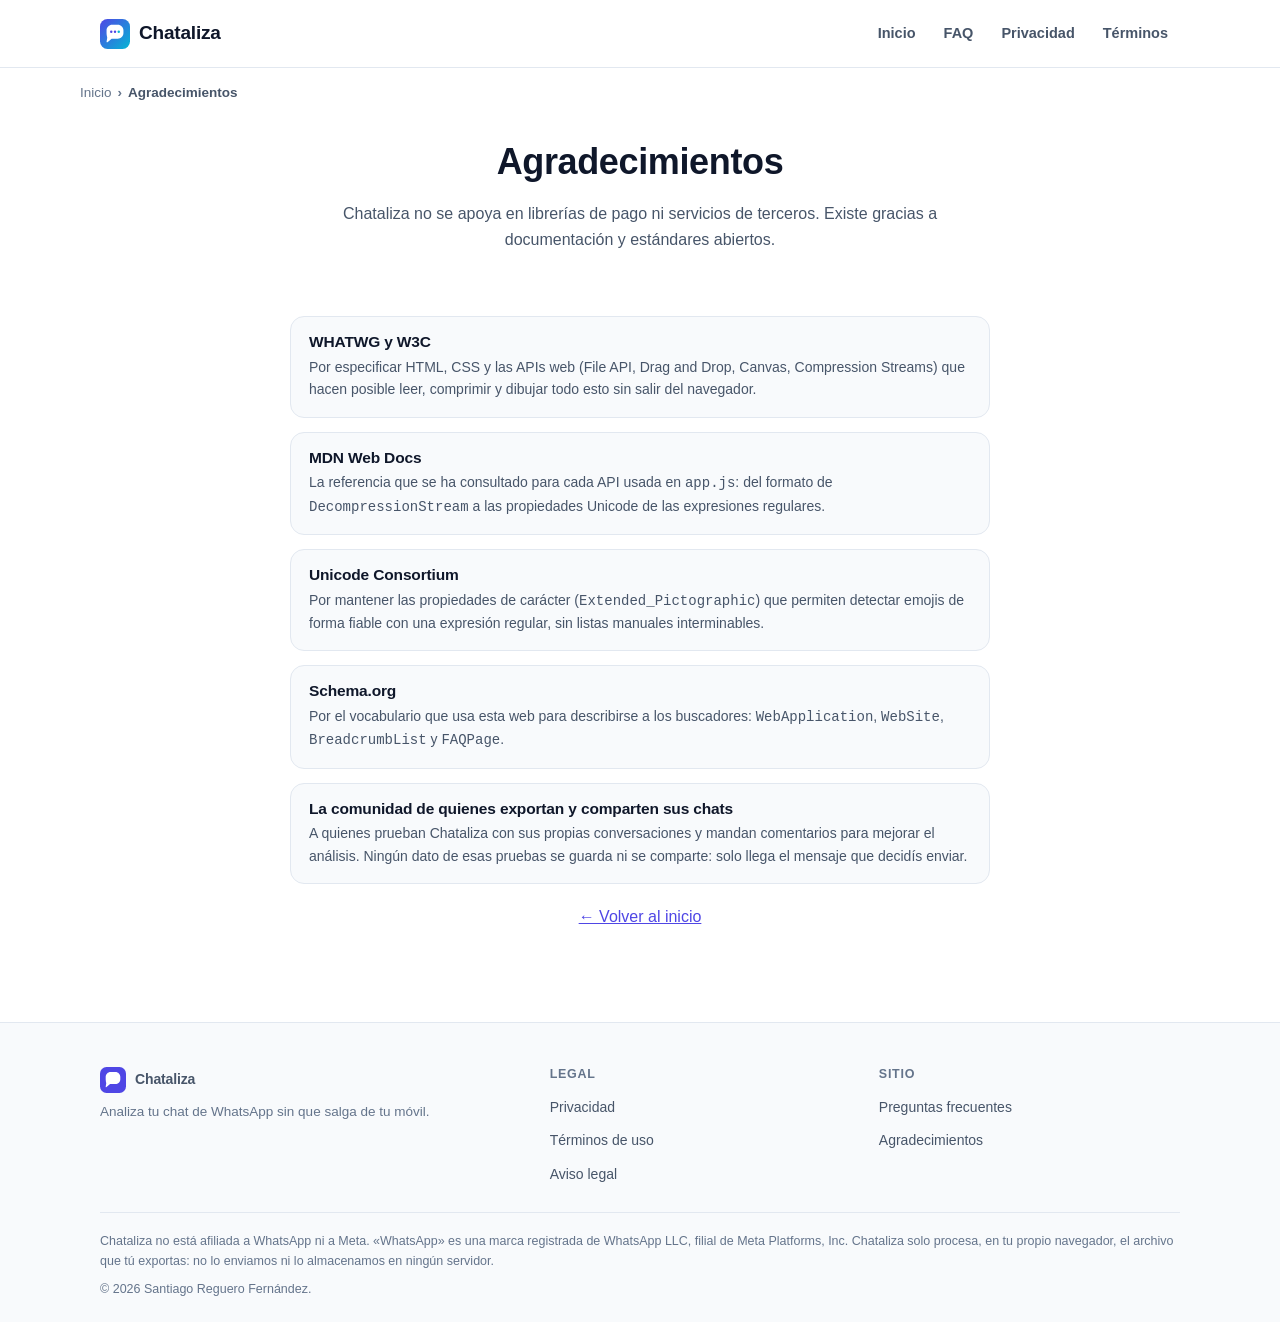
<file: public/gracias.html>
<!doctype html>
<html lang="es">
<head>
<meta charset="utf-8">
<meta name="viewport" content="width=device-width, initial-scale=1">

<title>Agradecimientos — Chataliza</title>
<meta name="description" content="Chataliza se construye con herramientas, estándares abiertos y documentación pública. Aquí agradecemos a la comunidad que lo hace posible.">
<meta name="keywords" content="chataliza, agradecimientos, estándares web, código abierto">
<link rel="canonical" href="https://chataliza.pages.dev/gracias.html">
<meta name="author" content="Santiago Reguero Fernández">
<meta name="robots" content="index, follow">
<meta name="theme-color" content="#4F46E5">

<meta property="og:type" content="website">
<meta property="og:locale" content="es_ES">
<meta property="og:site_name" content="Chataliza">
<meta property="og:title" content="Agradecimientos — Chataliza">
<meta property="og:description" content="Chataliza se construye con herramientas, estándares abiertos y documentación pública. Gracias a la comunidad que lo hace posible.">
<meta property="og:url" content="https://chataliza.pages.dev/gracias.html">
<meta property="og:image" content="https://chataliza.pages.dev/og.png">
<meta property="og:image:width" content="1200">
<meta property="og:image:height" content="630">
<meta property="og:image:alt" content="Chataliza — analiza tu chat de WhatsApp sin que salga de tu móvil">
<meta property="og:image:type" content="image/png">
<meta name="twitter:card" content="summary_large_image">
<meta name="twitter:title" content="Agradecimientos — Chataliza">
<meta name="twitter:description" content="Chataliza se construye con herramientas, estándares abiertos y documentación pública. Gracias a la comunidad que lo hace posible.">
<meta name="twitter:image" content="https://chataliza.pages.dev/og.png">

<link rel="icon" type="image/svg+xml" href="favicon.svg">
<link rel="stylesheet" href="styles.css">

<script type="application/ld+json">
{
  "@context": "https://schema.org",
  "@type": "BreadcrumbList",
  "itemListElement": [
    { "@type": "ListItem", "position": 1, "name": "Inicio", "item": "https://chataliza.pages.dev/" },
    { "@type": "ListItem", "position": 2, "name": "Agradecimientos", "item": "https://chataliza.pages.dev/gracias.html" }
  ]
}
</script>
</head>
<body>
<a class="skip-link" href="#contenido">Saltar al contenido</a>

<header class="site-header">
  <div class="wrap site-header__inner">
    <a class="logo" href="index.html" aria-label="Chataliza — inicio">
      <svg class="logo__icon" width="30" height="30" viewBox="0 0 64 64" aria-hidden="true" focusable="false">
        <defs><linearGradient id="hg" x1="0" y1="0" x2="1" y2="1">
          <stop offset="0" stop-color="#4F46E5"/><stop offset="1" stop-color="#06B6D4"/>
        </linearGradient></defs>
        <rect width="64" height="64" rx="16" fill="url(#hg)"/>
        <path d="M14 24c0-6.6 5.4-12 12-12h12c6.6 0 12 5.4 12 12v6c0 6.6-5.4 12-12 12H24.8L16 49.5c-.9.7-2.2 0-2-1.1l1.4-8.2C15.1 37.7 14 34.3 14 30.6V24z" fill="#fff"/>
        <circle cx="24" cy="27" r="2.6" fill="#4F46E5"/><circle cx="32" cy="27" r="2.6" fill="#4F46E5"/><circle cx="40" cy="27" r="2.6" fill="#06B6D4"/>
      </svg>
      <span class="logo__text">Chataliza</span>
    </a>
    <nav class="site-nav" aria-label="Principal">
      <a href="index.html">Inicio</a>
      <a href="faq.html">FAQ</a>
      <a href="privacidad.html">Privacidad</a>
      <a href="terminos.html">Términos</a>
    </nav>
  </div>
</header>

<nav class="breadcrumbs wrap" aria-label="Miga de pan">
  <ol>
    <li><a href="index.html">Inicio</a></li>
    <li aria-current="page">Agradecimientos</li>
  </ol>
</nav>

<main id="contenido">
  <div class="page-header">
    <h1>Agradecimientos</h1>
    <p>Chataliza no se apoya en librerías de pago ni servicios de terceros. Existe gracias a documentación y estándares abiertos.</p>
  </div>

  <section>
    <div class="wrap wrap--narrow">
      <div class="thanks-list">
        <div class="thanks-item">
          <h3>WHATWG y W3C</h3>
          <p>Por especificar HTML, CSS y las APIs web (File API, Drag and Drop, Canvas, Compression Streams) que hacen posible leer, comprimir y dibujar todo esto sin salir del navegador.</p>
        </div>
        <div class="thanks-item">
          <h3>MDN Web Docs</h3>
          <p>La referencia que se ha consultado para cada API usada en <code>app.js</code>: del formato de <code>DecompressionStream</code> a las propiedades Unicode de las expresiones regulares.</p>
        </div>
        <div class="thanks-item">
          <h3>Unicode Consortium</h3>
          <p>Por mantener las propiedades de carácter (<code>Extended_Pictographic</code>) que permiten detectar emojis de forma fiable con una expresión regular, sin listas manuales interminables.</p>
        </div>
        <div class="thanks-item">
          <h3>Schema.org</h3>
          <p>Por el vocabulario que usa esta web para describirse a los buscadores: <code>WebApplication</code>, <code>WebSite</code>, <code>BreadcrumbList</code> y <code>FAQPage</code>.</p>
        </div>
        <div class="thanks-item">
          <h3>La comunidad de quienes exportan y comparten sus chats</h3>
          <p>A quienes prueban Chataliza con sus propias conversaciones y mandan comentarios para mejorar el análisis. Ningún dato de esas pruebas se guarda ni se comparte: solo llega el mensaje que decidís enviar.</p>
        </div>
      </div>
      <p class="text-center"><a href="index.html">← Volver al inicio</a></p>
    </div>
  </section>
</main>

<footer class="site-footer">
  <div class="wrap">
    <div class="site-footer__grid">
      <div>
        <a class="logo" href="index.html">
          <svg width="26" height="26" viewBox="0 0 64 64" aria-hidden="true" focusable="false">
            <rect width="64" height="64" rx="16" fill="#4F46E5"/>
            <path d="M14 24c0-6.6 5.4-12 12-12h12c6.6 0 12 5.4 12 12v6c0 6.6-5.4 12-12 12H24.8L16 49.5c-.9.7-2.2 0-2-1.1l1.4-8.2C15.1 37.7 14 34.3 14 30.6V24z" fill="#fff"/>
          </svg>
          Chataliza
        </a>
        <p class="tagline">Analiza tu chat de WhatsApp sin que salga de tu móvil.</p>
      </div>
      <nav aria-label="Legal">
        <h2>Legal</h2>
        <ul>
          <li><a href="privacidad.html">Privacidad</a></li>
          <li><a href="terminos.html">Términos de uso</a></li>
          <li><a href="aviso-legal.html">Aviso legal</a></li>
        </ul>
      </nav>
      <nav aria-label="Sitio">
        <h2>Sitio</h2>
        <ul>
          <li><a href="faq.html">Preguntas frecuentes</a></li>
          <li><a href="gracias.html">Agradecimientos</a></li>
        </ul>
      </nav>
    </div>
    <p class="disclaimer">Chataliza no está afiliada a WhatsApp ni a Meta. «WhatsApp» es una marca registrada de WhatsApp LLC, filial de Meta Platforms, Inc. Chataliza solo procesa, en tu propio navegador, el archivo que tú exportas: no lo enviamos ni lo almacenamos en ningún servidor.</p>
    <p class="copyright">© 2026 Santiago Reguero Fernández.</p>
  </div>
</footer>
</body>
</html>
</file>
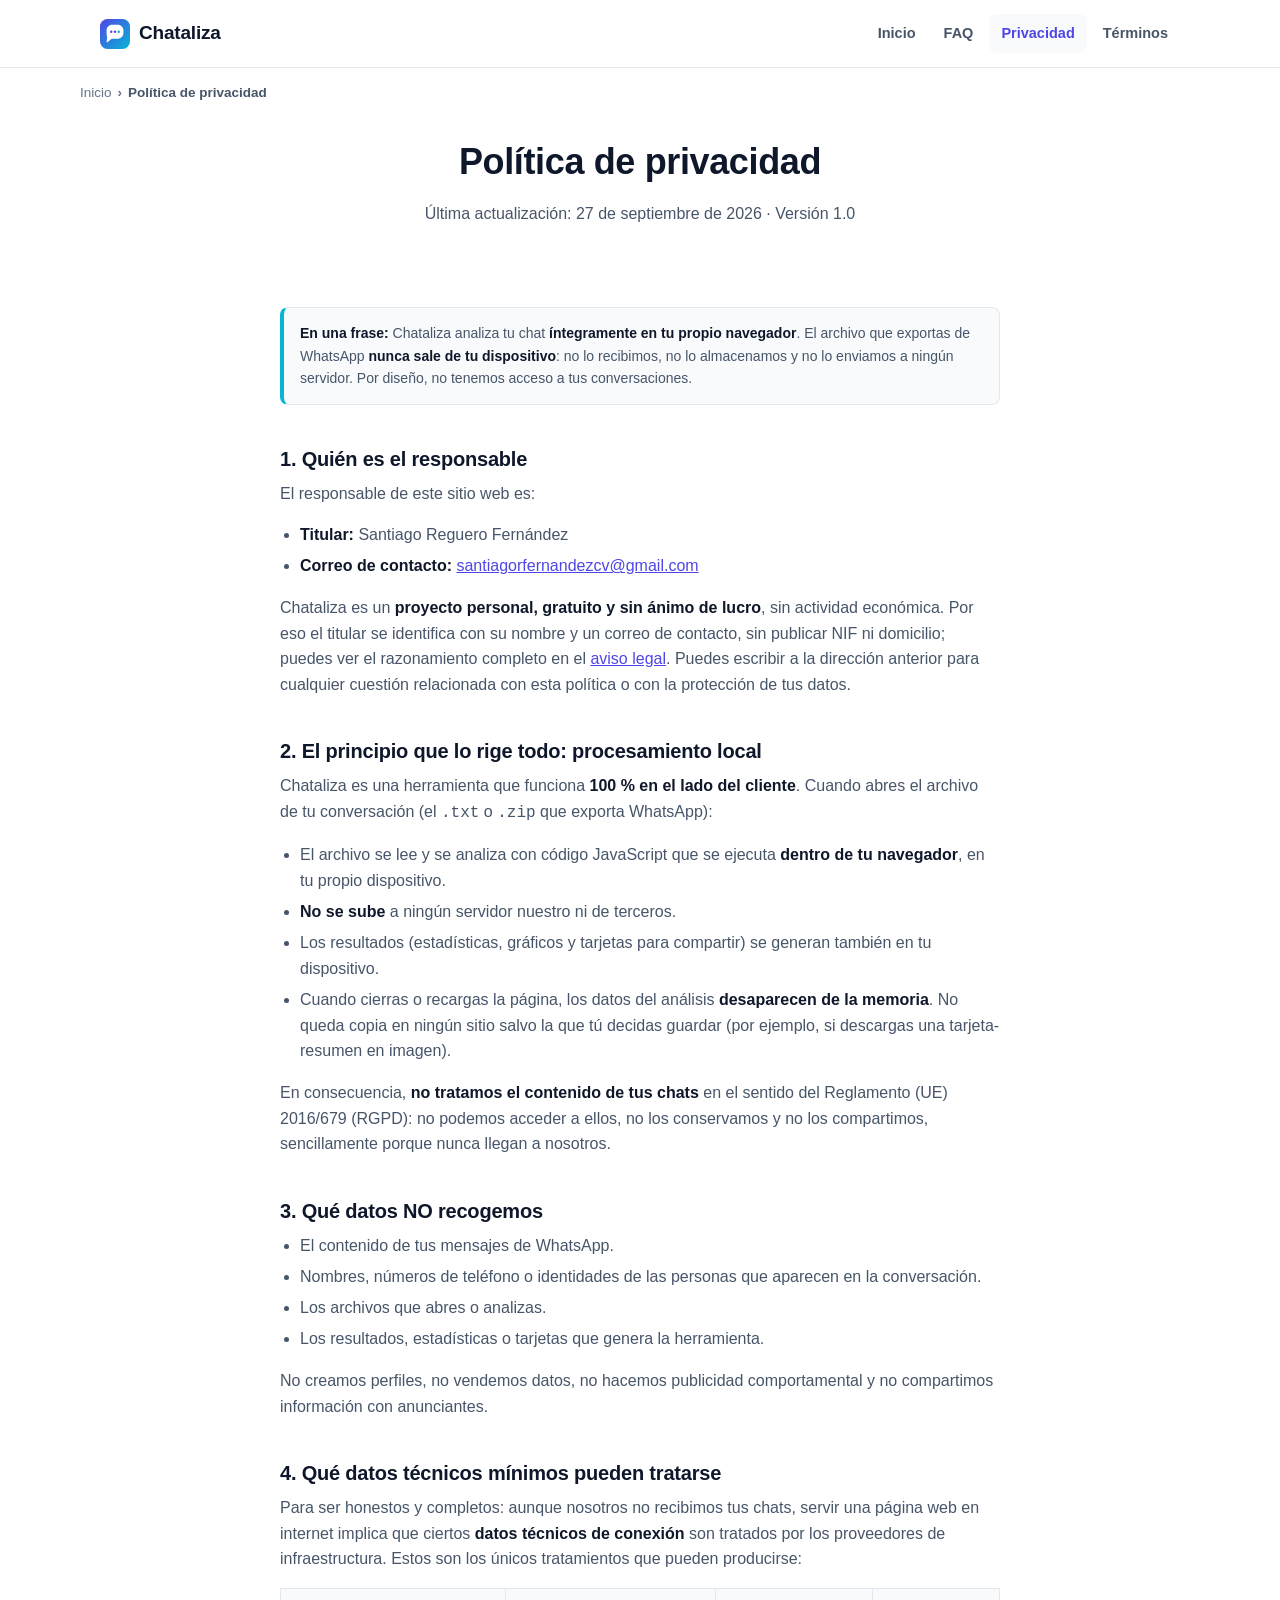
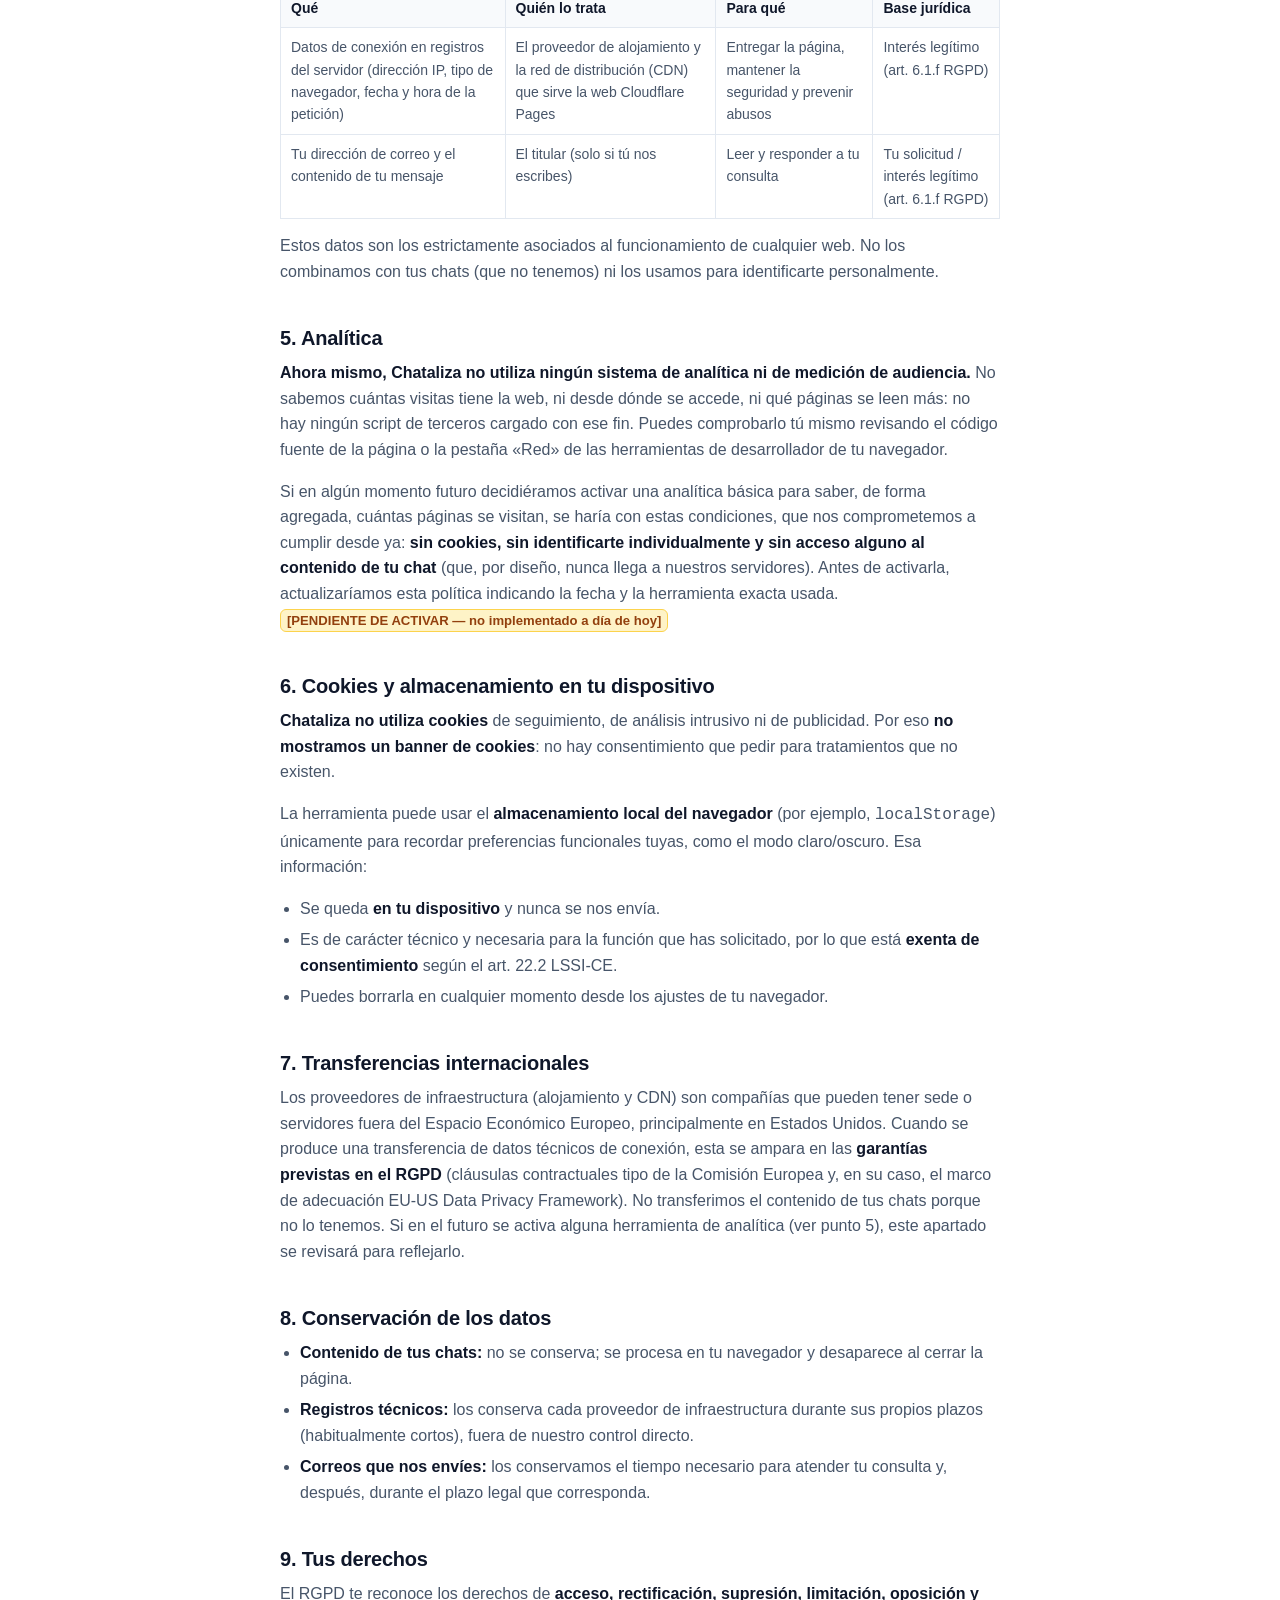
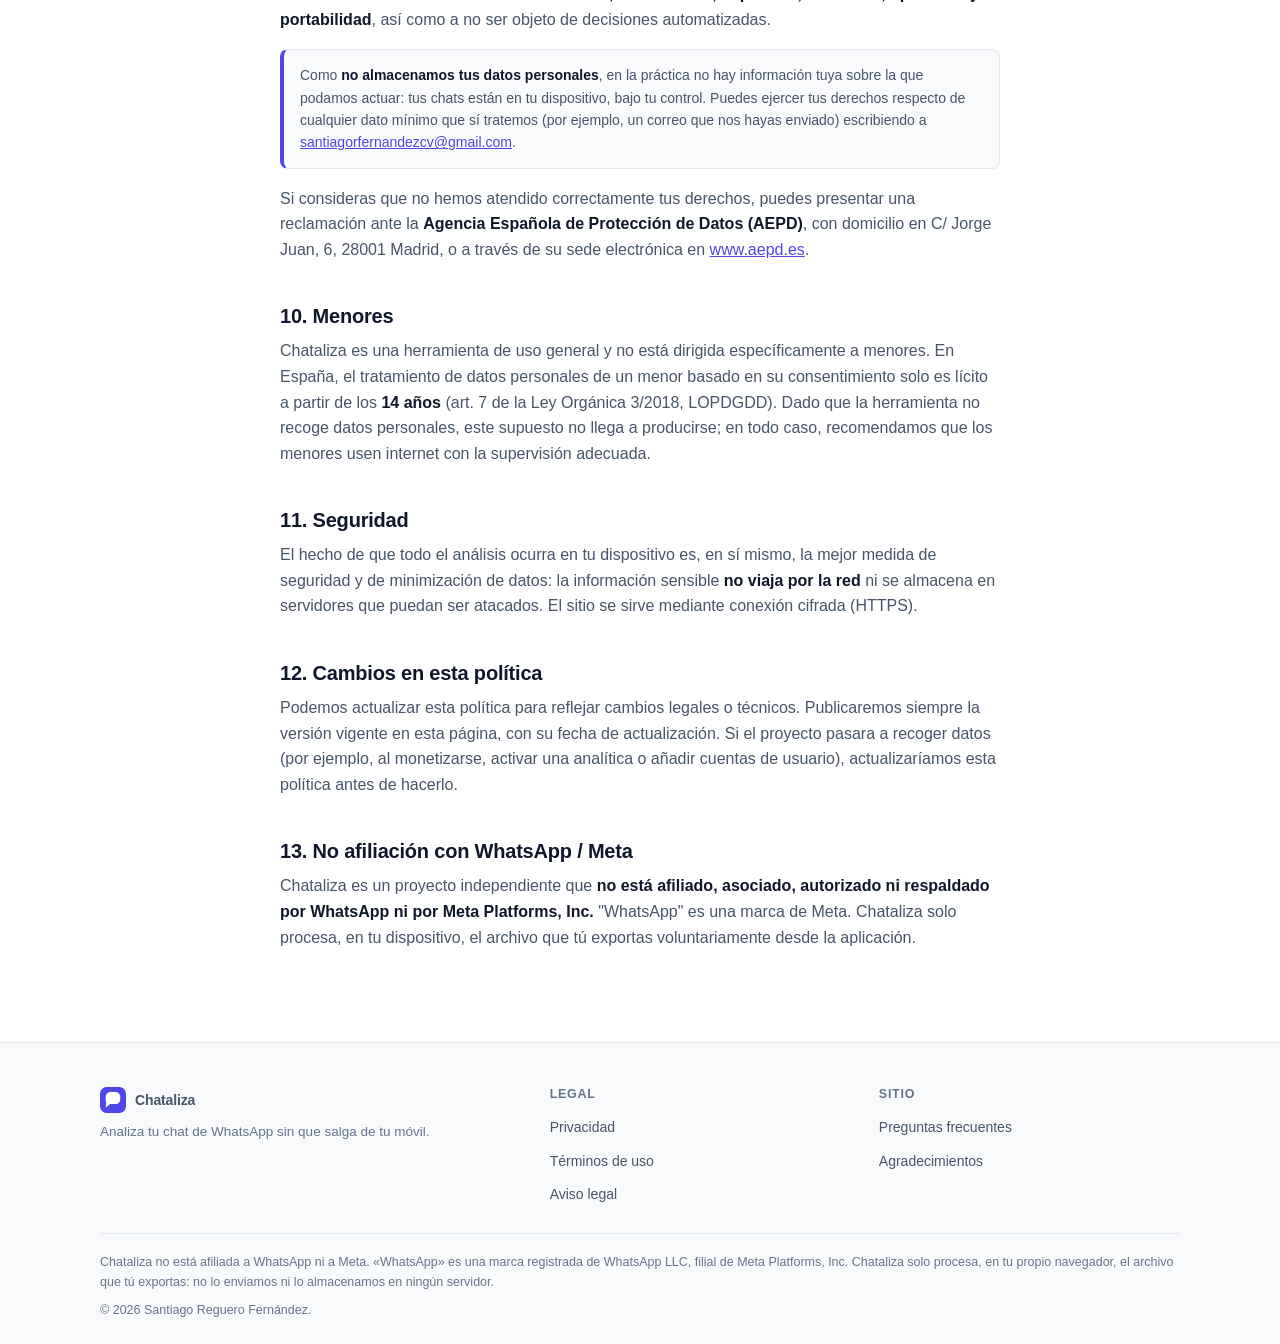
<file: public/privacidad.html>
<!doctype html>
<html lang="es">
<head>
<meta charset="utf-8">
<meta name="viewport" content="width=device-width, initial-scale=1">

<title>Política de privacidad — Chataliza</title>
<meta name="description" content="Política de privacidad de Chataliza: analizamos tu chat de WhatsApp en tu propio navegador. No recogemos, no almacenamos ni enviamos tus datos a ningún servidor.">
<meta name="keywords" content="privacidad analizar chat whatsapp, estadísticas whatsapp privadas, analizador de conversaciones sin subir datos, chat whatsapp en cifras">
<link rel="canonical" href="https://chataliza.pages.dev/privacidad.html">
<meta name="author" content="Santiago Reguero Fernández">
<meta name="robots" content="index, follow, max-image-preview:large">
<meta name="theme-color" content="#4F46E5">

<meta property="og:type" content="website">
<meta property="og:locale" content="es_ES">
<meta property="og:site_name" content="Chataliza">
<meta property="og:title" content="Política de privacidad — Chataliza">
<meta property="og:description" content="Todo el análisis ocurre en tu navegador. No recogemos, no almacenamos ni enviamos tus datos a ningún servidor.">
<meta property="og:url" content="https://chataliza.pages.dev/privacidad.html">
<meta property="og:image" content="https://chataliza.pages.dev/og.png">
<meta property="og:image:width" content="1200">
<meta property="og:image:height" content="630">
<meta property="og:image:alt" content="Chataliza — analiza tu chat de WhatsApp sin que salga de tu móvil">
<meta property="og:image:type" content="image/png">
<meta name="twitter:card" content="summary_large_image">
<meta name="twitter:title" content="Política de privacidad — Chataliza">
<meta name="twitter:description" content="Todo el análisis ocurre en tu navegador. No recogemos, no almacenamos ni enviamos tus datos a ningún servidor.">
<meta name="twitter:image" content="https://chataliza.pages.dev/og.png">

<link rel="icon" type="image/svg+xml" href="favicon.svg">
<link rel="stylesheet" href="styles.css">

<script type="application/ld+json">
{
  "@context": "https://schema.org",
  "@type": "BreadcrumbList",
  "itemListElement": [
    { "@type": "ListItem", "position": 1, "name": "Inicio", "item": "https://chataliza.pages.dev/" },
    { "@type": "ListItem", "position": 2, "name": "Política de privacidad", "item": "https://chataliza.pages.dev/privacidad.html" }
  ]
}
</script>
</head>
<body>
<a class="skip-link" href="#contenido">Saltar al contenido</a>

<header class="site-header">
  <div class="wrap site-header__inner">
    <a class="logo" href="index.html" aria-label="Chataliza — inicio">
      <svg class="logo__icon" width="30" height="30" viewBox="0 0 64 64" aria-hidden="true" focusable="false">
        <defs><linearGradient id="hg" x1="0" y1="0" x2="1" y2="1">
          <stop offset="0" stop-color="#4F46E5"/><stop offset="1" stop-color="#06B6D4"/>
        </linearGradient></defs>
        <rect width="64" height="64" rx="16" fill="url(#hg)"/>
        <path d="M14 24c0-6.6 5.4-12 12-12h12c6.6 0 12 5.4 12 12v6c0 6.6-5.4 12-12 12H24.8L16 49.5c-.9.7-2.2 0-2-1.1l1.4-8.2C15.1 37.7 14 34.3 14 30.6V24z" fill="#fff"/>
        <circle cx="24" cy="27" r="2.6" fill="#4F46E5"/><circle cx="32" cy="27" r="2.6" fill="#4F46E5"/><circle cx="40" cy="27" r="2.6" fill="#06B6D4"/>
      </svg>
      <span class="logo__text">Chataliza</span>
    </a>
    <nav class="site-nav" aria-label="Principal">
      <a href="index.html">Inicio</a>
      <a href="faq.html">FAQ</a>
      <a href="privacidad.html" aria-current="page">Privacidad</a>
      <a href="terminos.html">Términos</a>
    </nav>
  </div>
</header>

<nav class="breadcrumbs wrap" aria-label="Miga de pan">
  <ol>
    <li><a href="index.html">Inicio</a></li>
    <li aria-current="page">Política de privacidad</li>
  </ol>
</nav>

<main id="contenido">
  <div class="page-header">
    <h1>Política de privacidad</h1>
    <p>Última actualización: 27 de septiembre de 2026 · Versión 1.0</p>
  </div>

  <section>
    <div class="wrap wrap--narrow legal">

    <div class="callout accent">
      <p><strong>En una frase:</strong> Chataliza analiza tu chat <strong>íntegramente en tu propio navegador</strong>. El archivo que exportas de WhatsApp <strong>nunca sale de tu dispositivo</strong>: no lo recibimos, no lo almacenamos y no lo enviamos a ningún servidor. Por diseño, no tenemos acceso a tus conversaciones.</p>
    </div>

    <h2>1. Quién es el responsable</h2>
    <p>El responsable de este sitio web es:</p>
    <ul>
      <li><strong>Titular:</strong> Santiago Reguero Fernández</li>
      <li><strong>Correo de contacto:</strong> <a href="mailto:santiagorfernandezcv@gmail.com">santiagorfernandezcv@gmail.com</a></li>
    </ul>
    <p>Chataliza es un <strong>proyecto personal, gratuito y sin ánimo de lucro</strong>, sin actividad económica. Por eso el titular se identifica con su nombre y un correo de contacto, sin publicar NIF ni domicilio; puedes ver el razonamiento completo en el <a href="aviso-legal.html">aviso legal</a>. Puedes escribir a la dirección anterior para cualquier cuestión relacionada con esta política o con la protección de tus datos.</p>

    <h2>2. El principio que lo rige todo: procesamiento local</h2>
    <p>Chataliza es una herramienta que funciona <strong>100 % en el lado del cliente</strong>. Cuando abres el archivo de tu conversación (el <code>.txt</code> o <code>.zip</code> que exporta WhatsApp):</p>
    <ul>
      <li>El archivo se lee y se analiza con código JavaScript que se ejecuta <strong>dentro de tu navegador</strong>, en tu propio dispositivo.</li>
      <li><strong>No se sube</strong> a ningún servidor nuestro ni de terceros.</li>
      <li>Los resultados (estadísticas, gráficos y tarjetas para compartir) se generan también en tu dispositivo.</li>
      <li>Cuando cierras o recargas la página, los datos del análisis <strong>desaparecen de la memoria</strong>. No queda copia en ningún sitio salvo la que tú decidas guardar (por ejemplo, si descargas una tarjeta-resumen en imagen).</li>
    </ul>
    <p>En consecuencia, <strong>no tratamos el contenido de tus chats</strong> en el sentido del Reglamento (UE) 2016/679 (RGPD): no podemos acceder a ellos, no los conservamos y no los compartimos, sencillamente porque nunca llegan a nosotros.</p>

    <h2>3. Qué datos NO recogemos</h2>
    <ul>
      <li>El contenido de tus mensajes de WhatsApp.</li>
      <li>Nombres, números de teléfono o identidades de las personas que aparecen en la conversación.</li>
      <li>Los archivos que abres o analizas.</li>
      <li>Los resultados, estadísticas o tarjetas que genera la herramienta.</li>
    </ul>
    <p>No creamos perfiles, no vendemos datos, no hacemos publicidad comportamental y no compartimos información con anunciantes.</p>

    <h2>4. Qué datos técnicos mínimos pueden tratarse</h2>
    <p>Para ser honestos y completos: aunque nosotros no recibimos tus chats, servir una página web en internet implica que ciertos <strong>datos técnicos de conexión</strong> son tratados por los proveedores de infraestructura. Estos son los únicos tratamientos que pueden producirse:</p>

    <table class="legal-table">
      <thead>
        <tr><th>Qué</th><th>Quién lo trata</th><th>Para qué</th><th>Base jurídica</th></tr>
      </thead>
      <tbody>
        <tr>
          <td>Datos de conexión en registros del servidor (dirección IP, tipo de navegador, fecha y hora de la petición)</td>
          <td>El proveedor de alojamiento y la red de distribución (CDN) que sirve la web Cloudflare Pages</td>
          <td>Entregar la página, mantener la seguridad y prevenir abusos</td>
          <td>Interés legítimo (art. 6.1.f RGPD)</td>
        </tr>
        <tr>
          <td>Tu dirección de correo y el contenido de tu mensaje</td>
          <td>El titular (solo si tú nos escribes)</td>
          <td>Leer y responder a tu consulta</td>
          <td>Tu solicitud / interés legítimo (art. 6.1.f RGPD)</td>
        </tr>
      </tbody>
    </table>

    <p>Estos datos son los estrictamente asociados al funcionamiento de cualquier web. No los combinamos con tus chats (que no tenemos) ni los usamos para identificarte personalmente.</p>

    <h2>5. Analítica</h2>
    <p><strong>Ahora mismo, Chataliza no utiliza ningún sistema de analítica ni de medición de audiencia.</strong> No sabemos cuántas visitas tiene la web, ni desde dónde se accede, ni qué páginas se leen más: no hay ningún script de terceros cargado con ese fin. Puedes comprobarlo tú mismo revisando el código fuente de la página o la pestaña «Red» de las herramientas de desarrollador de tu navegador.</p>
    <p>Si en algún momento futuro decidiéramos activar una analítica básica para saber, de forma agregada, cuántas páginas se visitan, se haría con estas condiciones, que nos comprometemos a cumplir desde ya: <strong>sin cookies, sin identificarte individualmente y sin acceso alguno al contenido de tu chat</strong> (que, por diseño, nunca llega a nuestros servidores). Antes de activarla, actualizaríamos esta política indicando la fecha y la herramienta exacta usada. <span class="tag-confirm">[PENDIENTE DE ACTIVAR — no implementado a día de hoy]</span></p>

    <h2>6. Cookies y almacenamiento en tu dispositivo</h2>
    <p><strong>Chataliza no utiliza cookies</strong> de seguimiento, de análisis intrusivo ni de publicidad. Por eso <strong>no mostramos un banner de cookies</strong>: no hay consentimiento que pedir para tratamientos que no existen.</p>
    <p>La herramienta puede usar el <strong>almacenamiento local del navegador</strong> (por ejemplo, <code>localStorage</code>) únicamente para recordar preferencias funcionales tuyas, como el modo claro/oscuro. Esa información:</p>
    <ul>
      <li>Se queda <strong>en tu dispositivo</strong> y nunca se nos envía.</li>
      <li>Es de carácter técnico y necesaria para la función que has solicitado, por lo que está <strong>exenta de consentimiento</strong> según el art. 22.2 LSSI-CE.</li>
      <li>Puedes borrarla en cualquier momento desde los ajustes de tu navegador.</li>
    </ul>

    <h2>7. Transferencias internacionales</h2>
    <p>Los proveedores de infraestructura (alojamiento y CDN) son compañías que pueden tener sede o servidores fuera del Espacio Económico Europeo, principalmente en Estados Unidos. Cuando se produce una transferencia de datos técnicos de conexión, esta se ampara en las <strong>garantías previstas en el RGPD</strong> (cláusulas contractuales tipo de la Comisión Europea y, en su caso, el marco de adecuación EU-US Data Privacy Framework). No transferimos el contenido de tus chats porque no lo tenemos. Si en el futuro se activa alguna herramienta de analítica (ver punto 5), este apartado se revisará para reflejarlo.</p>

    <h2>8. Conservación de los datos</h2>
    <ul>
      <li><strong>Contenido de tus chats:</strong> no se conserva; se procesa en tu navegador y desaparece al cerrar la página.</li>
      <li><strong>Registros técnicos:</strong> los conserva cada proveedor de infraestructura durante sus propios plazos (habitualmente cortos), fuera de nuestro control directo.</li>
      <li><strong>Correos que nos envíes:</strong> los conservamos el tiempo necesario para atender tu consulta y, después, durante el plazo legal que corresponda.</li>
    </ul>

    <h2>9. Tus derechos</h2>
    <p>El RGPD te reconoce los derechos de <strong>acceso, rectificación, supresión, limitación, oposición y portabilidad</strong>, así como a no ser objeto de decisiones automatizadas.</p>
    <div class="callout">
      <p>Como <strong>no almacenamos tus datos personales</strong>, en la práctica no hay información tuya sobre la que podamos actuar: tus chats están en tu dispositivo, bajo tu control. Puedes ejercer tus derechos respecto de cualquier dato mínimo que sí tratemos (por ejemplo, un correo que nos hayas enviado) escribiendo a <a href="mailto:santiagorfernandezcv@gmail.com">santiagorfernandezcv@gmail.com</a>.</p>
    </div>
    <p>Si consideras que no hemos atendido correctamente tus derechos, puedes presentar una reclamación ante la <strong>Agencia Española de Protección de Datos (AEPD)</strong>, con domicilio en C/ Jorge Juan, 6, 28001 Madrid, o a través de su sede electrónica en <a href="https://www.aepd.es" rel="noopener noreferrer" target="_blank">www.aepd.es</a>.</p>

    <h2>10. Menores</h2>
    <p>Chataliza es una herramienta de uso general y no está dirigida específicamente a menores. En España, el tratamiento de datos personales de un menor basado en su consentimiento solo es lícito a partir de los <strong>14 años</strong> (art. 7 de la Ley Orgánica 3/2018, LOPDGDD). Dado que la herramienta no recoge datos personales, este supuesto no llega a producirse; en todo caso, recomendamos que los menores usen internet con la supervisión adecuada.</p>

    <h2>11. Seguridad</h2>
    <p>El hecho de que todo el análisis ocurra en tu dispositivo es, en sí mismo, la mejor medida de seguridad y de minimización de datos: la información sensible <strong>no viaja por la red</strong> ni se almacena en servidores que puedan ser atacados. El sitio se sirve mediante conexión cifrada (HTTPS).</p>

    <h2>12. Cambios en esta política</h2>
    <p>Podemos actualizar esta política para reflejar cambios legales o técnicos. Publicaremos siempre la versión vigente en esta página, con su fecha de actualización. Si el proyecto pasara a recoger datos (por ejemplo, al monetizarse, activar una analítica o añadir cuentas de usuario), actualizaríamos esta política antes de hacerlo.</p>

    <h2>13. No afiliación con WhatsApp / Meta</h2>
    <p>Chataliza es un proyecto independiente que <strong>no está afiliado, asociado, autorizado ni respaldado por WhatsApp ni por Meta Platforms, Inc.</strong> "WhatsApp" es una marca de Meta. Chataliza solo procesa, en tu dispositivo, el archivo que tú exportas voluntariamente desde la aplicación.</p>

    </div>
  </section>
</main>

<footer class="site-footer">
  <div class="wrap">
    <div class="site-footer__grid">
      <div>
        <a class="logo" href="index.html">
          <svg width="26" height="26" viewBox="0 0 64 64" aria-hidden="true" focusable="false">
            <rect width="64" height="64" rx="16" fill="#4F46E5"/>
            <path d="M14 24c0-6.6 5.4-12 12-12h12c6.6 0 12 5.4 12 12v6c0 6.6-5.4 12-12 12H24.8L16 49.5c-.9.7-2.2 0-2-1.1l1.4-8.2C15.1 37.7 14 34.3 14 30.6V24z" fill="#fff"/>
          </svg>
          Chataliza
        </a>
        <p class="tagline">Analiza tu chat de WhatsApp sin que salga de tu móvil.</p>
      </div>
      <nav aria-label="Legal">
        <h2>Legal</h2>
        <ul>
          <li><a href="privacidad.html">Privacidad</a></li>
          <li><a href="terminos.html">Términos de uso</a></li>
          <li><a href="aviso-legal.html">Aviso legal</a></li>
        </ul>
      </nav>
      <nav aria-label="Sitio">
        <h2>Sitio</h2>
        <ul>
          <li><a href="faq.html">Preguntas frecuentes</a></li>
          <li><a href="gracias.html">Agradecimientos</a></li>
        </ul>
      </nav>
    </div>
    <p class="disclaimer">Chataliza no está afiliada a WhatsApp ni a Meta. «WhatsApp» es una marca registrada de WhatsApp LLC, filial de Meta Platforms, Inc. Chataliza solo procesa, en tu propio navegador, el archivo que tú exportas: no lo enviamos ni lo almacenamos en ningún servidor.</p>
    <p class="copyright">© 2026 Santiago Reguero Fernández.</p>
  </div>
</footer>
</body>
</html>
</file>
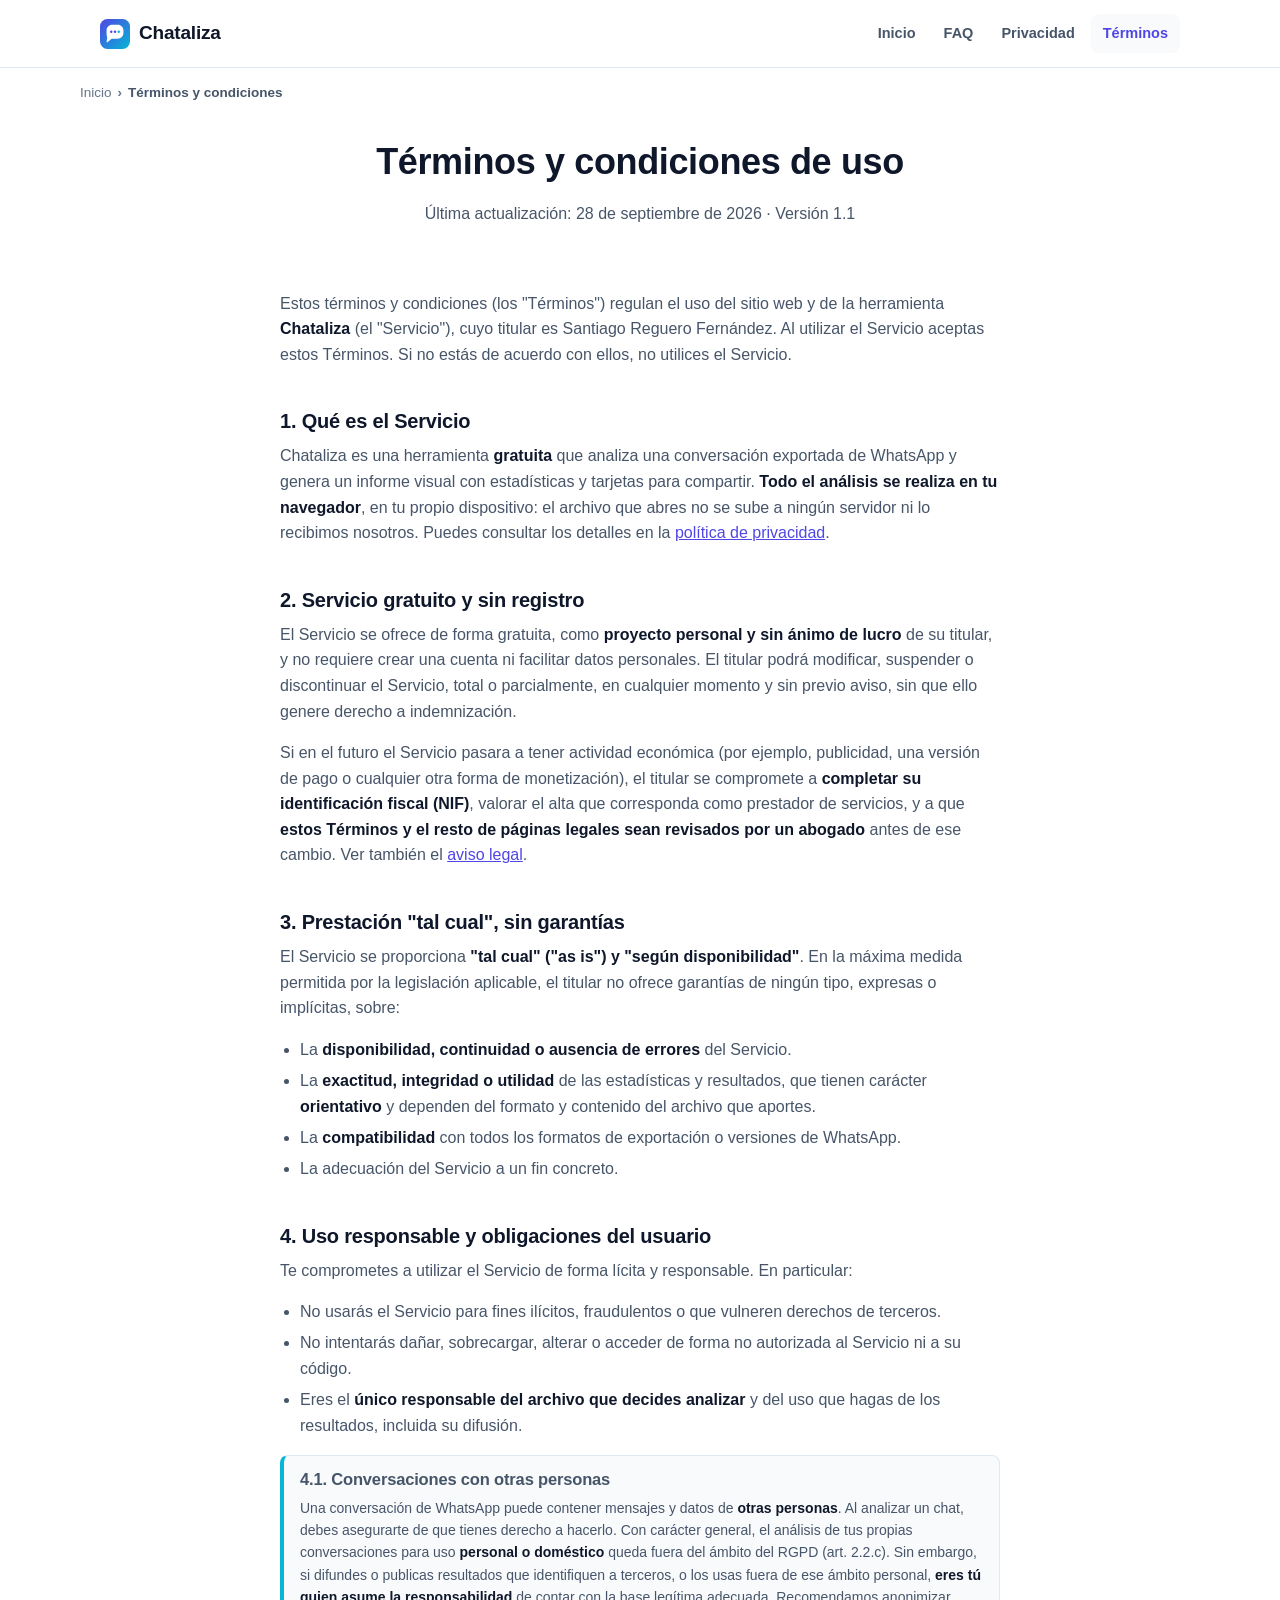
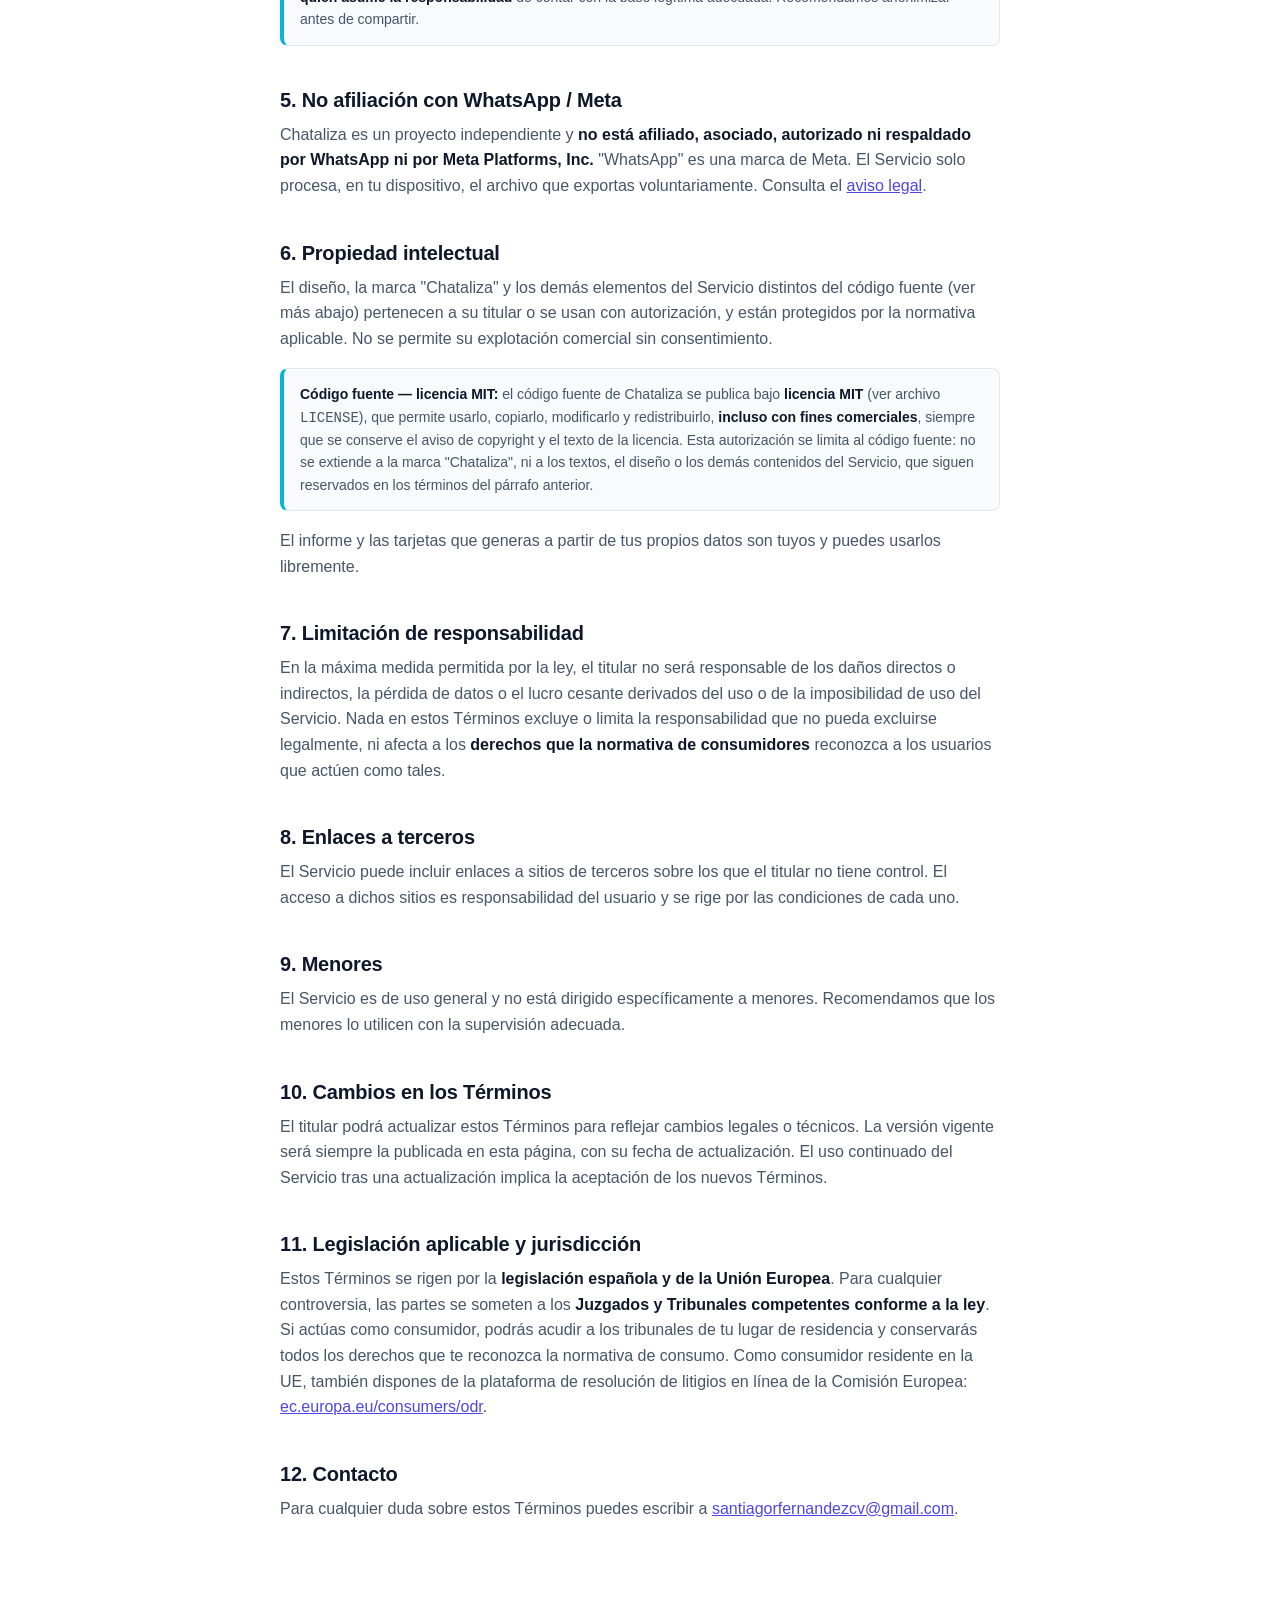
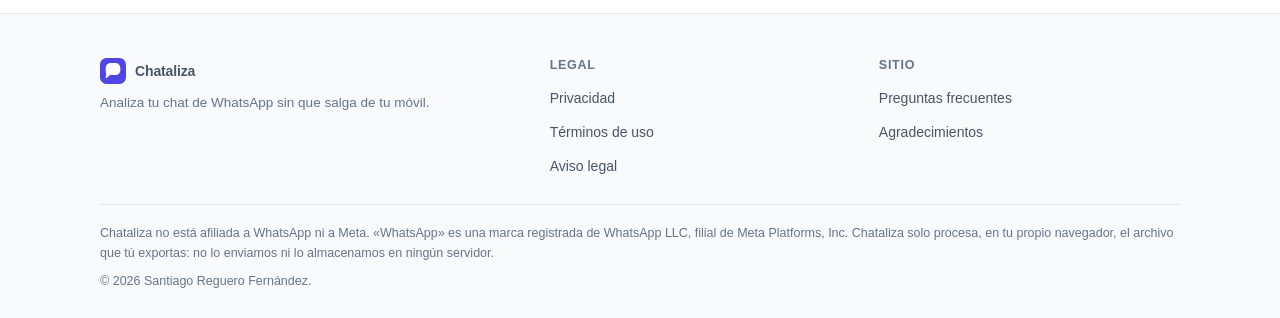
<file: public/terminos.html>
<!doctype html>
<html lang="es">
<head>
<meta charset="utf-8">
<meta name="viewport" content="width=device-width, initial-scale=1">

<title>Términos y condiciones — Chataliza</title>
<meta name="description" content="Términos y condiciones de uso de Chataliza, la herramienta gratuita para analizar tu chat de WhatsApp en tu dispositivo, sin registros y sin subir tus datos.">
<meta name="keywords" content="términos chataliza, analizar chat whatsapp, estadísticas whatsapp, analizador de conversaciones, chat whatsapp en cifras">
<link rel="canonical" href="https://chataliza.pages.dev/terminos.html">
<meta name="author" content="Santiago Reguero Fernández">
<meta name="robots" content="index, follow, max-image-preview:large">
<meta name="theme-color" content="#4F46E5">

<meta property="og:type" content="website">
<meta property="og:locale" content="es_ES">
<meta property="og:site_name" content="Chataliza">
<meta property="og:title" content="Términos y condiciones — Chataliza">
<meta property="og:description" content="Servicio gratuito, tal cual, sin garantías. Uso responsable. El análisis ocurre solo en tu navegador.">
<meta property="og:url" content="https://chataliza.pages.dev/terminos.html">
<meta property="og:image" content="https://chataliza.pages.dev/og.png">
<meta property="og:image:width" content="1200">
<meta property="og:image:height" content="630">
<meta property="og:image:alt" content="Chataliza — analiza tu chat de WhatsApp sin que salga de tu móvil">
<meta property="og:image:type" content="image/png">
<meta name="twitter:card" content="summary_large_image">
<meta name="twitter:title" content="Términos y condiciones — Chataliza">
<meta name="twitter:description" content="Servicio gratuito, tal cual, sin garantías. Uso responsable. El análisis ocurre solo en tu navegador.">
<meta name="twitter:image" content="https://chataliza.pages.dev/og.png">

<link rel="icon" type="image/svg+xml" href="favicon.svg">
<link rel="stylesheet" href="styles.css">

<script type="application/ld+json">
{
  "@context": "https://schema.org",
  "@type": "BreadcrumbList",
  "itemListElement": [
    { "@type": "ListItem", "position": 1, "name": "Inicio", "item": "https://chataliza.pages.dev/" },
    { "@type": "ListItem", "position": 2, "name": "Términos y condiciones", "item": "https://chataliza.pages.dev/terminos.html" }
  ]
}
</script>
</head>
<body>
<a class="skip-link" href="#contenido">Saltar al contenido</a>

<header class="site-header">
  <div class="wrap site-header__inner">
    <a class="logo" href="index.html" aria-label="Chataliza — inicio">
      <svg class="logo__icon" width="30" height="30" viewBox="0 0 64 64" aria-hidden="true" focusable="false">
        <defs><linearGradient id="hg" x1="0" y1="0" x2="1" y2="1">
          <stop offset="0" stop-color="#4F46E5"/><stop offset="1" stop-color="#06B6D4"/>
        </linearGradient></defs>
        <rect width="64" height="64" rx="16" fill="url(#hg)"/>
        <path d="M14 24c0-6.6 5.4-12 12-12h12c6.6 0 12 5.4 12 12v6c0 6.6-5.4 12-12 12H24.8L16 49.5c-.9.7-2.2 0-2-1.1l1.4-8.2C15.1 37.7 14 34.3 14 30.6V24z" fill="#fff"/>
        <circle cx="24" cy="27" r="2.6" fill="#4F46E5"/><circle cx="32" cy="27" r="2.6" fill="#4F46E5"/><circle cx="40" cy="27" r="2.6" fill="#06B6D4"/>
      </svg>
      <span class="logo__text">Chataliza</span>
    </a>
    <nav class="site-nav" aria-label="Principal">
      <a href="index.html">Inicio</a>
      <a href="faq.html">FAQ</a>
      <a href="privacidad.html">Privacidad</a>
      <a href="terminos.html" aria-current="page">Términos</a>
    </nav>
  </div>
</header>

<nav class="breadcrumbs wrap" aria-label="Miga de pan">
  <ol>
    <li><a href="index.html">Inicio</a></li>
    <li aria-current="page">Términos y condiciones</li>
  </ol>
</nav>

<main id="contenido">
  <div class="page-header">
    <h1>Términos y condiciones de uso</h1>
    <p>Última actualización: 28 de septiembre de 2026 · Versión 1.1</p>
  </div>

  <section>
    <div class="wrap wrap--narrow legal">

    <p>Estos términos y condiciones (los "Términos") regulan el uso del sitio web y de la herramienta <strong>Chataliza</strong> (el "Servicio"), cuyo titular es Santiago Reguero Fernández. Al utilizar el Servicio aceptas estos Términos. Si no estás de acuerdo con ellos, no utilices el Servicio.</p>

    <h2>1. Qué es el Servicio</h2>
    <p>Chataliza es una herramienta <strong>gratuita</strong> que analiza una conversación exportada de WhatsApp y genera un informe visual con estadísticas y tarjetas para compartir. <strong>Todo el análisis se realiza en tu navegador</strong>, en tu propio dispositivo: el archivo que abres no se sube a ningún servidor ni lo recibimos nosotros. Puedes consultar los detalles en la <a href="privacidad.html">política de privacidad</a>.</p>

    <h2>2. Servicio gratuito y sin registro</h2>
    <p>El Servicio se ofrece de forma gratuita, como <strong>proyecto personal y sin ánimo de lucro</strong> de su titular, y no requiere crear una cuenta ni facilitar datos personales. El titular podrá modificar, suspender o discontinuar el Servicio, total o parcialmente, en cualquier momento y sin previo aviso, sin que ello genere derecho a indemnización.</p>
    <p>Si en el futuro el Servicio pasara a tener actividad económica (por ejemplo, publicidad, una versión de pago o cualquier otra forma de monetización), el titular se compromete a <strong>completar su identificación fiscal (NIF)</strong>, valorar el alta que corresponda como prestador de servicios, y a que <strong>estos Términos y el resto de páginas legales sean revisados por un abogado</strong> antes de ese cambio. Ver también el <a href="aviso-legal.html">aviso legal</a>.</p>

    <h2>3. Prestación "tal cual", sin garantías</h2>
    <p>El Servicio se proporciona <strong>"tal cual" ("as is") y "según disponibilidad"</strong>. En la máxima medida permitida por la legislación aplicable, el titular no ofrece garantías de ningún tipo, expresas o implícitas, sobre:</p>
    <ul>
      <li>La <strong>disponibilidad, continuidad o ausencia de errores</strong> del Servicio.</li>
      <li>La <strong>exactitud, integridad o utilidad</strong> de las estadísticas y resultados, que tienen carácter <strong>orientativo</strong> y dependen del formato y contenido del archivo que aportes.</li>
      <li>La <strong>compatibilidad</strong> con todos los formatos de exportación o versiones de WhatsApp.</li>
      <li>La adecuación del Servicio a un fin concreto.</li>
    </ul>

    <h2>4. Uso responsable y obligaciones del usuario</h2>
    <p>Te comprometes a utilizar el Servicio de forma lícita y responsable. En particular:</p>
    <ul>
      <li>No usarás el Servicio para fines ilícitos, fraudulentos o que vulneren derechos de terceros.</li>
      <li>No intentarás dañar, sobrecargar, alterar o acceder de forma no autorizada al Servicio ni a su código.</li>
      <li>Eres el <strong>único responsable del archivo que decides analizar</strong> y del uso que hagas de los resultados, incluida su difusión.</li>
    </ul>

    <div class="callout accent">
      <h3>4.1. Conversaciones con otras personas</h3>
      <p>Una conversación de WhatsApp puede contener mensajes y datos de <strong>otras personas</strong>. Al analizar un chat, debes asegurarte de que tienes derecho a hacerlo. Con carácter general, el análisis de tus propias conversaciones para uso <strong>personal o doméstico</strong> queda fuera del ámbito del RGPD (art. 2.2.c). Sin embargo, si difundes o publicas resultados que identifiquen a terceros, o los usas fuera de ese ámbito personal, <strong>eres tú quien asume la responsabilidad</strong> de contar con la base legítima adecuada. Recomendamos anonimizar antes de compartir.</p>
    </div>

    <h2>5. No afiliación con WhatsApp / Meta</h2>
    <p>Chataliza es un proyecto independiente y <strong>no está afiliado, asociado, autorizado ni respaldado por WhatsApp ni por Meta Platforms, Inc.</strong> "WhatsApp" es una marca de Meta. El Servicio solo procesa, en tu dispositivo, el archivo que exportas voluntariamente. Consulta el <a href="aviso-legal.html">aviso legal</a>.</p>

    <h2>6. Propiedad intelectual</h2>
    <p>El diseño, la marca "Chataliza" y los demás elementos del Servicio distintos del código fuente (ver más abajo) pertenecen a su titular o se usan con autorización, y están protegidos por la normativa aplicable. No se permite su explotación comercial sin consentimiento.</p>
    <div class="callout accent">
      <p><strong>Código fuente — licencia MIT:</strong> el código fuente de Chataliza se publica bajo <strong>licencia MIT</strong> (ver archivo <code>LICENSE</code>), que permite usarlo, copiarlo, modificarlo y redistribuirlo, <strong>incluso con fines comerciales</strong>, siempre que se conserve el aviso de copyright y el texto de la licencia. Esta autorización se limita al código fuente: no se extiende a la marca "Chataliza", ni a los textos, el diseño o los demás contenidos del Servicio, que siguen reservados en los términos del párrafo anterior.</p>
    </div>
    <p>El informe y las tarjetas que generas a partir de tus propios datos son tuyos y puedes usarlos libremente.</p>

    <h2>7. Limitación de responsabilidad</h2>
    <p>En la máxima medida permitida por la ley, el titular no será responsable de los daños directos o indirectos, la pérdida de datos o el lucro cesante derivados del uso o de la imposibilidad de uso del Servicio. Nada en estos Términos excluye o limita la responsabilidad que no pueda excluirse legalmente, ni afecta a los <strong>derechos que la normativa de consumidores</strong> reconozca a los usuarios que actúen como tales.</p>

    <h2>8. Enlaces a terceros</h2>
    <p>El Servicio puede incluir enlaces a sitios de terceros sobre los que el titular no tiene control. El acceso a dichos sitios es responsabilidad del usuario y se rige por las condiciones de cada uno.</p>

    <h2>9. Menores</h2>
    <p>El Servicio es de uso general y no está dirigido específicamente a menores. Recomendamos que los menores lo utilicen con la supervisión adecuada.</p>

    <h2>10. Cambios en los Términos</h2>
    <p>El titular podrá actualizar estos Términos para reflejar cambios legales o técnicos. La versión vigente será siempre la publicada en esta página, con su fecha de actualización. El uso continuado del Servicio tras una actualización implica la aceptación de los nuevos Términos.</p>

    <h2>11. Legislación aplicable y jurisdicción</h2>
    <p>Estos Términos se rigen por la <strong>legislación española y de la Unión Europea</strong>. Para cualquier controversia, las partes se someten a los <strong>Juzgados y Tribunales competentes conforme a la ley</strong>. Si actúas como consumidor, podrás acudir a los tribunales de tu lugar de residencia y conservarás todos los derechos que te reconozca la normativa de consumo. Como consumidor residente en la UE, también dispones de la plataforma de resolución de litigios en línea de la Comisión Europea: <a href="https://ec.europa.eu/consumers/odr" rel="noopener noreferrer" target="_blank">ec.europa.eu/consumers/odr</a>.</p>

    <h2>12. Contacto</h2>
    <p>Para cualquier duda sobre estos Términos puedes escribir a <a href="mailto:santiagorfernandezcv@gmail.com">santiagorfernandezcv@gmail.com</a>.</p>

    </div>
  </section>
</main>

<footer class="site-footer">
  <div class="wrap">
    <div class="site-footer__grid">
      <div>
        <a class="logo" href="index.html">
          <svg width="26" height="26" viewBox="0 0 64 64" aria-hidden="true" focusable="false">
            <rect width="64" height="64" rx="16" fill="#4F46E5"/>
            <path d="M14 24c0-6.6 5.4-12 12-12h12c6.6 0 12 5.4 12 12v6c0 6.6-5.4 12-12 12H24.8L16 49.5c-.9.7-2.2 0-2-1.1l1.4-8.2C15.1 37.7 14 34.3 14 30.6V24z" fill="#fff"/>
          </svg>
          Chataliza
        </a>
        <p class="tagline">Analiza tu chat de WhatsApp sin que salga de tu móvil.</p>
      </div>
      <nav aria-label="Legal">
        <h2>Legal</h2>
        <ul>
          <li><a href="privacidad.html">Privacidad</a></li>
          <li><a href="terminos.html">Términos de uso</a></li>
          <li><a href="aviso-legal.html">Aviso legal</a></li>
        </ul>
      </nav>
      <nav aria-label="Sitio">
        <h2>Sitio</h2>
        <ul>
          <li><a href="faq.html">Preguntas frecuentes</a></li>
          <li><a href="gracias.html">Agradecimientos</a></li>
        </ul>
      </nav>
    </div>
    <p class="disclaimer">Chataliza no está afiliada a WhatsApp ni a Meta. «WhatsApp» es una marca registrada de WhatsApp LLC, filial de Meta Platforms, Inc. Chataliza solo procesa, en tu propio navegador, el archivo que tú exportas: no lo enviamos ni lo almacenamos en ningún servidor.</p>
    <p class="copyright">© 2026 Santiago Reguero Fernández.</p>
  </div>
</footer>
</body>
</html>
</file>
<file: public/styles.css>
/*
  Chataliza — hoja de estilos común a todas las páginas.
  Sin dependencias externas, sin fuentes remotas: solo la tipografía del sistema.
  Paleta de marca definida en PROYECTO.md (índigo/cian, nunca el verde de WhatsApp).
*/

/* ============ 1. Tokens de marca ============ */
:root{
  --brand:#4F46E5;       /* índigo */
  --brand-dark:#4338CA;
  --accent:#06B6D4;      /* cian */
  --ink:#0F172A;
  --ink-soft:#475569;
  --ink-mute:#64748B;
  --bg:#FFFFFF;
  --soft:#F8FAFC;
  --line:#E2E8F0;
  --ok:#16A34A;
  --warn:#D97706;
  --danger:#DC2626;

  --radius-sm:8px;
  --radius:14px;
  --radius-lg:20px;
  --shadow-sm:0 1px 2px rgba(15,23,42,.06);
  --shadow:0 10px 30px -12px rgba(15,23,42,.18);
  --wrap:1120px;
  --wrap-narrow:760px;

  --sans:-apple-system,BlinkMacSystemFont,"Segoe UI",Roboto,Helvetica,Arial,sans-serif;
  --mono:"SFMono-Regular",Consolas,"Liberation Mono",Menlo,monospace;
}

@media (prefers-color-scheme: dark){
  :root{
    --bg:#0B1020;
    --soft:#111827;
    --ink:#E5E7EB;
    --ink-soft:#C4CBD8;
    --ink-mute:#8B94A7;
    --line:#233044;
    --shadow-sm:0 1px 2px rgba(0,0,0,.4);
    --shadow:0 10px 30px -12px rgba(0,0,0,.6);
  }
}

/* ============ 2. Reset ligero ============ */
*,*::before,*::after{box-sizing:border-box}
html{-webkit-text-size-adjust:100%;scroll-behavior:smooth}
body{
  margin:0;
  background:var(--bg);
  color:var(--ink);
  font-family:var(--sans);
  font-size:16px;
  line-height:1.6;
  -webkit-font-smoothing:antialiased;
}
img,svg{display:block;max-width:100%}
a{color:var(--brand)}
a:hover{color:var(--brand-dark)}
button{font-family:inherit}
h1,h2,h3,h4{line-height:1.2;margin:0 0 .5em;font-weight:700;letter-spacing:-.01em}
p{margin:0 0 1em}
ul,ol{margin:0;padding:0}
:focus-visible{outline:2px solid var(--accent);outline-offset:2px;border-radius:4px}

.wrap{max-width:var(--wrap);margin:0 auto;padding:0 20px}
.wrap--narrow{max-width:var(--wrap-narrow)}

.sr-only{
  position:absolute;width:1px;height:1px;padding:0;margin:-1px;overflow:hidden;
  clip:rect(0,0,0,0);white-space:nowrap;border:0;
}

.skip-link{
  position:absolute;left:-9999px;top:0;z-index:100;
  background:var(--brand);color:#fff;padding:10px 16px;border-radius:0 0 8px 0;
  font-weight:600;text-decoration:none;
}
.skip-link:focus{left:0}

/* ============ 3. Cabecera ============ */
.site-header{
  position:sticky;top:0;z-index:20;
  background:color-mix(in srgb, var(--bg) 88%, transparent);
  backdrop-filter:saturate(180%) blur(10px);
  border-bottom:1px solid var(--line);
}
.site-header__inner{
  display:flex;align-items:center;justify-content:space-between;
  gap:16px;padding:14px 20px;
}
.logo{
  display:inline-flex;align-items:center;gap:9px;
  text-decoration:none;color:var(--ink);font-weight:800;font-size:19px;letter-spacing:-.01em;
}
.logo:hover{color:var(--ink)}
.logo__icon{flex:none}
.site-nav{display:flex;gap:4px;flex-wrap:wrap}
.site-nav a{
  color:var(--ink-soft);text-decoration:none;font-size:14.5px;font-weight:600;
  padding:8px 12px;border-radius:8px;
}
.site-nav a:hover{background:var(--soft);color:var(--brand)}
.site-nav a[aria-current="page"]{color:var(--brand);background:var(--soft)}

@media (max-width:600px){
  .site-header__inner{gap:10px}
  .site-nav{
    gap:2px;flex-wrap:nowrap;overflow-x:auto;-webkit-overflow-scrolling:touch;
    scrollbar-width:none;flex:1;min-width:0;
  }
  .site-nav::-webkit-scrollbar{display:none}
  .site-nav a{padding:7px 9px;font-size:13.5px;white-space:nowrap}
  .logo__text{display:inline}
}

/* ============ 4. Migas de pan ============ */
.breadcrumbs{padding:14px 0 0}
.breadcrumbs ol{list-style:none;display:flex;flex-wrap:wrap;gap:6px;font-size:13.5px;color:var(--ink-mute)}
.breadcrumbs li{display:flex;align-items:center;gap:6px}
.breadcrumbs li:not(:first-child)::before{content:"›";color:var(--ink-mute)}
.breadcrumbs a{color:var(--ink-mute);text-decoration:none}
.breadcrumbs a:hover{color:var(--brand);text-decoration:underline}
.breadcrumbs li[aria-current="page"]{color:var(--ink-soft);font-weight:600}

/* ============ 5. Botones ============ */
.btn{
  display:inline-flex;align-items:center;justify-content:center;gap:8px;
  border-radius:999px;padding:14px 26px;font-size:16px;font-weight:700;
  border:2px solid transparent;cursor:pointer;text-decoration:none;
  transition:transform .12s ease, box-shadow .12s ease, background .12s ease;
  line-height:1.2;
}
.btn:active{transform:translateY(1px)}
.btn--primary{
  background:linear-gradient(135deg,var(--brand),var(--accent));
  color:#fff;box-shadow:0 10px 24px -8px rgba(79,70,229,.55);
}
.btn--primary:hover{box-shadow:0 14px 30px -8px rgba(79,70,229,.65);color:#fff}
.btn--lg{padding:18px 34px;font-size:18px}
.btn--outline{background:transparent;border-color:var(--line);color:var(--ink)}
.btn--outline:hover{border-color:var(--brand);color:var(--brand)}
.btn--sm{padding:9px 16px;font-size:14px}
.btn[disabled]{opacity:.55;cursor:not-allowed;box-shadow:none}

/* ============ 6. Héroe ============ */
.hero{padding:44px 0 40px;text-align:center}
.hero__eyebrow{
  display:inline-flex;align-items:center;gap:8px;
  background:var(--soft);border:1px solid var(--line);color:var(--brand-dark);
  font-size:13px;font-weight:700;padding:6px 14px;border-radius:999px;margin-bottom:18px;
}
@media (prefers-color-scheme: dark){ .hero__eyebrow{ color:#A5B4FC } }
.hero h1{
  font-size:clamp(28px,5.4vw,44px);max-width:820px;margin:0 auto 14px;letter-spacing:-.02em;
}
.hero__sub{
  max-width:600px;margin:0 auto 26px;color:var(--ink-soft);font-size:clamp(15.5px,2.4vw,18px);
}
.hero__cta{display:flex;flex-direction:column;align-items:center;gap:10px}
.hero__hint{font-size:13.5px;color:var(--ink-mute)}
.hero__privacy{
  margin:26px auto 0;max-width:560px;display:flex;align-items:center;justify-content:center;
  gap:8px;font-size:13.5px;color:var(--ink-mute);
}

/* ============ 7. Zona de la app (subida de fichero) ============ */
.app-zone{padding:8px 0 56px}
.dropzone{
  border:2px dashed var(--line);border-radius:var(--radius-lg);
  background:var(--soft);padding:38px 20px;text-align:center;cursor:pointer;
  transition:border-color .15s ease, background .15s ease;
}
.dropzone:hover,.dropzone:focus-visible{border-color:var(--brand)}
.dropzone.is-dragover{border-color:var(--accent);background:color-mix(in srgb, var(--accent) 10%, var(--soft))}
.dropzone__icon{margin:0 auto 12px}
.dropzone h2{font-size:18px;margin-bottom:6px}
.dropzone p{color:var(--ink-mute);font-size:14px;margin-bottom:16px}
.dropzone input[type=file]{display:none}
.dropzone__formats{font-size:12.5px;color:var(--ink-mute);margin-top:14px}

.status-box{
  margin-top:18px;border-radius:var(--radius);padding:16px 18px;font-size:14.5px;
  display:none;gap:10px;align-items:flex-start;
}
.status-box.is-visible{display:flex}
.status-box--progress{background:var(--soft);border:1px solid var(--line);color:var(--ink-soft)}
.status-box--error{background:#FEF2F2;border:1px solid #FECACA;color:#991B1B}
@media (prefers-color-scheme: dark){
  .status-box--error{background:#2A1013;border-color:#5B1E24;color:#FCA5A5}
}
.progress-track{height:8px;border-radius:999px;background:var(--line);overflow:hidden;margin-top:8px}
.progress-fill{height:100%;width:0%;background:linear-gradient(90deg,var(--brand),var(--accent));transition:width .2s ease}

/* ============ 8. Secciones generales ============ */
section{padding:56px 0}
.section-head{text-align:center;max-width:640px;margin:0 auto 34px}
.section-head h2{font-size:clamp(22px,3.6vw,30px)}
.section-head p{color:var(--ink-soft)}
.section--alt{background:var(--soft);border-top:1px solid var(--line);border-bottom:1px solid var(--line)}

/* pasos "cómo funciona" */
.steps{display:grid;gap:22px;grid-template-columns:repeat(3,1fr);max-width:var(--wrap);margin:0 auto}
.step{background:var(--bg);border:1px solid var(--line);border-radius:var(--radius);padding:24px 20px;box-shadow:var(--shadow-sm)}
.step__num{
  display:inline-flex;align-items:center;justify-content:center;width:34px;height:34px;
  border-radius:999px;background:linear-gradient(135deg,var(--brand),var(--accent));
  color:#fff;font-weight:800;font-size:15px;margin-bottom:14px;
}
.step h3{font-size:16.5px;margin-bottom:8px}
.step p{color:var(--ink-soft);font-size:14.5px;margin-bottom:0}
@media (max-width:820px){.steps{grid-template-columns:1fr}}

/* privacidad */
.privacy-grid{display:grid;gap:18px;grid-template-columns:repeat(2,1fr);max-width:900px;margin:0 auto}
.privacy-item{display:flex;gap:14px;background:var(--bg);border:1px solid var(--line);border-radius:var(--radius);padding:18px 20px}
.privacy-item__icon{
  flex:none;width:38px;height:38px;border-radius:10px;background:var(--soft);
  display:flex;align-items:center;justify-content:center;color:var(--brand);
}
.privacy-item h3{font-size:15.5px;margin-bottom:4px}
.privacy-item p{font-size:14px;color:var(--ink-soft);margin-bottom:0}
@media (max-width:700px){.privacy-grid{grid-template-columns:1fr}}

/* FAQ resumida (index) y completa (faq.html) */
.faq-list{max-width:760px;margin:0 auto;display:grid;gap:10px}
.faq-item{
  border:1px solid var(--line);border-radius:var(--radius);background:var(--bg);
  overflow:hidden;
}
.faq-item summary{
  cursor:pointer;list-style:none;padding:16px 20px;font-weight:700;font-size:15.5px;
  display:flex;align-items:center;justify-content:space-between;gap:12px;
}
.faq-item summary::-webkit-details-marker{display:none}
.faq-item summary::after{
  content:"+";font-size:20px;font-weight:400;color:var(--ink-mute);flex:none;
  transition:transform .15s ease;
}
.faq-item[open] summary::after{transform:rotate(45deg)}
.faq-item .faq-answer{padding:0 20px 18px;color:var(--ink-soft);font-size:14.5px}
.faq-item .faq-answer p:last-child{margin-bottom:0}
.faq-more{text-align:center;margin-top:24px}

/* ============ 9. Resultados del análisis ============ */
#resultados{display:none;padding:8px 0 64px}
#resultados.is-visible{display:block}

.result-toolbar{
  display:flex;align-items:center;justify-content:space-between;gap:14px;flex-wrap:wrap;
  margin-bottom:28px;
}
.result-toolbar h2{margin:0}
.result-toolbar .actions{display:flex;gap:10px;flex-wrap:wrap}

.stat-grid{
  display:grid;gap:14px;grid-template-columns:repeat(auto-fit,minmax(160px,1fr));
  margin-bottom:34px;
}
.stat-card{
  background:var(--soft);border:1px solid var(--line);border-radius:var(--radius);
  padding:18px 18px 16px;
}
.stat-card b{display:block;font-size:26px;font-variant-numeric:tabular-nums;letter-spacing:-.02em}
.stat-card span{display:block;margin-top:4px;font-size:13px;color:var(--ink-mute);line-height:1.4}

.panel{
  background:var(--bg);border:1px solid var(--line);border-radius:var(--radius-lg);
  padding:24px 22px;margin-bottom:22px;
}
.panel h3{font-size:16.5px;margin-bottom:4px}
.panel .panel-note{font-size:13px;color:var(--ink-mute);margin-bottom:18px}
.panel-grid{display:grid;gap:22px;grid-template-columns:1fr 1fr}
@media (max-width:820px){.panel-grid{grid-template-columns:1fr}}

/* barras horizontales (personas, emojis, palabras) */
.bar-list{display:grid;gap:10px}
.bar-row{display:grid;grid-template-columns:minmax(90px,140px) 1fr auto;align-items:center;gap:10px}
.bar-row__label{font-size:13.5px;color:var(--ink-soft);overflow:hidden;text-overflow:ellipsis;white-space:nowrap}
.bar-row__track{height:12px;border-radius:999px;background:var(--soft);border:1px solid var(--line);overflow:hidden}
.bar-row__fill{height:100%;border-radius:999px;background:linear-gradient(90deg,var(--brand),var(--accent))}
.bar-row__value{font-size:13px;color:var(--ink-mute);font-variant-numeric:tabular-nums;min-width:34px;text-align:right}
.bar-row--emoji .bar-row__label{font-size:20px;text-align:center}

/* gráfico de horas (barras verticales) */
.chart-hours{display:flex;align-items:flex-end;gap:3px;height:150px;padding-top:10px}
.chart-hours__bar{
  flex:1;min-width:6px;background:linear-gradient(180deg,var(--accent),var(--brand));
  border-radius:4px 4px 0 0;position:relative;min-height:2px;
}
.chart-hours__labels{display:flex;gap:3px;margin-top:6px}
.chart-hours__labels span{flex:1;text-align:center;font-size:9.5px;color:var(--ink-mute)}

/* gráfico de días de la semana */
.chart-week{display:flex;align-items:flex-end;gap:10px;height:150px;padding-top:10px}
.chart-week__col{flex:1;display:flex;flex-direction:column;align-items:center;justify-content:flex-end;height:100%}
.chart-week__bar{width:100%;max-width:44px;border-radius:6px 6px 0 0;background:linear-gradient(180deg,var(--accent),var(--brand));min-height:2px}
.chart-week__label{font-size:11.5px;color:var(--ink-mute);margin-top:8px}
.chart-week__value{font-size:11.5px;color:var(--ink-soft);font-weight:700;margin-bottom:4px}

/* tabla de personas */
.people-table{width:100%;border-collapse:collapse;font-size:14px}
.people-table th,.people-table td{text-align:left;padding:10px 12px;border-bottom:1px solid var(--line)}
.people-table th{color:var(--ink-mute);font-weight:600;font-size:12.5px;text-transform:uppercase;letter-spacing:.04em}
.people-table td.num{font-variant-numeric:tabular-nums;text-align:right}
.people-table th.num{text-align:right}
@media (max-width:600px){
  .people-table{font-size:13px}
  .people-table th,.people-table td{padding:8px 6px}
}

.callout{
  background:var(--soft);border:1px solid var(--line);border-radius:var(--radius);
  padding:16px 18px;font-size:14px;color:var(--ink-soft);margin-bottom:22px;
}
.callout b{color:var(--ink)}

/* tarjeta compartible */
.share-card-preview{
  display:flex;justify-content:center;margin-bottom:18px;
}
.share-card-preview canvas{
  width:100%;max-width:340px;border-radius:var(--radius);box-shadow:var(--shadow);border:1px solid var(--line);
}

/* ============ 10. Página FAQ / genéricas ============ */
.page-header{padding:36px 0 8px;text-align:center}
.page-header h1{font-size:clamp(26px,4.6vw,36px)}
.page-header p{color:var(--ink-soft);max-width:600px;margin:0 auto}
.faq-groups{max-width:760px;margin:0 auto;display:grid;gap:10px;padding-top:8px}

/* ============ 11. 404 y gracias ============ */
.center-page{
  min-height:52vh;display:flex;flex-direction:column;align-items:center;justify-content:center;
  text-align:center;padding:60px 20px;gap:14px;
}
.center-page__code{
  font-size:clamp(48px,10vw,84px);font-weight:800;letter-spacing:-.03em;
  background:linear-gradient(135deg,var(--brand),var(--accent));
  -webkit-background-clip:text;background-clip:text;color:transparent;
}
.thanks-list{max-width:700px;margin:0 auto;display:grid;gap:14px;padding:0 0 20px}
.thanks-item{border:1px solid var(--line);border-radius:var(--radius);padding:16px 18px;background:var(--soft)}
.thanks-item h3{font-size:15.5px;margin-bottom:4px}
.thanks-item p{font-size:14px;color:var(--ink-soft);margin-bottom:0}

/* ============ 12. Pie ============ */
.site-footer{border-top:1px solid var(--line);background:var(--soft);padding:44px 0 28px;margin-top:20px}
.site-footer__grid{display:grid;gap:28px;grid-template-columns:1.4fr 1fr 1fr;margin-bottom:26px}
.site-footer__grid h2{font-size:12.5px;text-transform:uppercase;letter-spacing:.06em;color:var(--ink-mute);margin-bottom:12px}
.site-footer__grid ul{list-style:none;display:grid;gap:8px}
.site-footer__grid a{color:var(--ink-soft);text-decoration:none;font-size:14px}
.site-footer__grid a:hover{color:var(--brand)}
.site-footer .logo{margin-bottom:8px}
.site-footer p.tagline{color:var(--ink-mute);font-size:13.5px;margin-bottom:0}
.disclaimer{font-size:12.5px;color:var(--ink-mute);border-top:1px solid var(--line);padding-top:18px;margin-bottom:8px}
.copyright{font-size:12.5px;color:var(--ink-mute);margin-bottom:0}
@media (max-width:700px){.site-footer__grid{grid-template-columns:1fr 1fr}}
@media (max-width:460px){.site-footer__grid{grid-template-columns:1fr}}

/* ============ 13. Páginas legales (privacidad, términos, aviso legal) ============ */
/* Reutilizan .page-header para el título y la fecha de actualización, y .wrap--narrow
   para el ancho de lectura; estas reglas solo cubren la tipografía y los widgets propios
   del contenido legal (callouts, tabla de tratamientos, ficha de identidad, tag [CONFIRMAR]). */
.legal h2{font-size:20px;margin:1.8em 0 .5em;padding-top:.3em;letter-spacing:-.01em}
.legal h3{font-size:16.5px;margin:1.3em 0 .4em}
.legal p,.legal li{color:var(--ink-soft)}
.legal strong{color:var(--ink)}
.legal ul{padding-left:1.25em;margin:0 0 1em}
.legal li{margin:.35em 0}
.legal > p:first-child{margin-top:0}

.callout{
  background:var(--soft);border:1px solid var(--line);border-left:4px solid var(--brand);
  border-radius:var(--radius-sm);padding:14px 16px;margin:1.2em 0;
}
.callout p{margin:0;color:var(--ink-soft)}
.callout h3{margin-top:0}
.callout.accent{border-left-color:var(--accent)}

.tag-confirm{
  display:inline-block;background:#FEF3C7;color:#92400E;border:1px solid #FCD34D;
  border-radius:6px;padding:0 6px;font-size:.82em;font-weight:600;
}
@media (prefers-color-scheme: dark){
  .tag-confirm{background:#3B2F0B;color:#FDE68A;border-color:#7C5E10}
}

.legal-table{width:100%;border-collapse:collapse;margin:1em 0;font-size:14px}
.legal-table th,.legal-table td{border:1px solid var(--line);padding:8px 10px;text-align:left;vertical-align:top;color:var(--ink-soft)}
.legal-table th{background:var(--soft);color:var(--ink);font-weight:600}

dl.identidad{margin:1em 0;padding:0}
dl.identidad div{display:flex;gap:10px;flex-wrap:wrap;padding:8px 0;border-bottom:1px solid var(--line)}
dl.identidad dt{font-weight:600;min-width:160px;color:var(--ink-mute)}
dl.identidad dd{margin:0;color:var(--ink-soft)}

/* ============ 14. Utilidades ============ */
.text-center{text-align:center}
.mt-0{margin-top:0}
.visually-hidden-when-empty:empty{display:none}
noscript.noscript-banner{
  display:block;background:#FEF3C7;color:#92400E;text-align:center;font-size:14px;
  padding:12px 16px;border-bottom:1px solid #FDE68A;
}
@media (prefers-color-scheme: dark){
  noscript.noscript-banner{background:#3A2E10;color:#FCD34D;border-color:#5C4A16}
}
</file>
